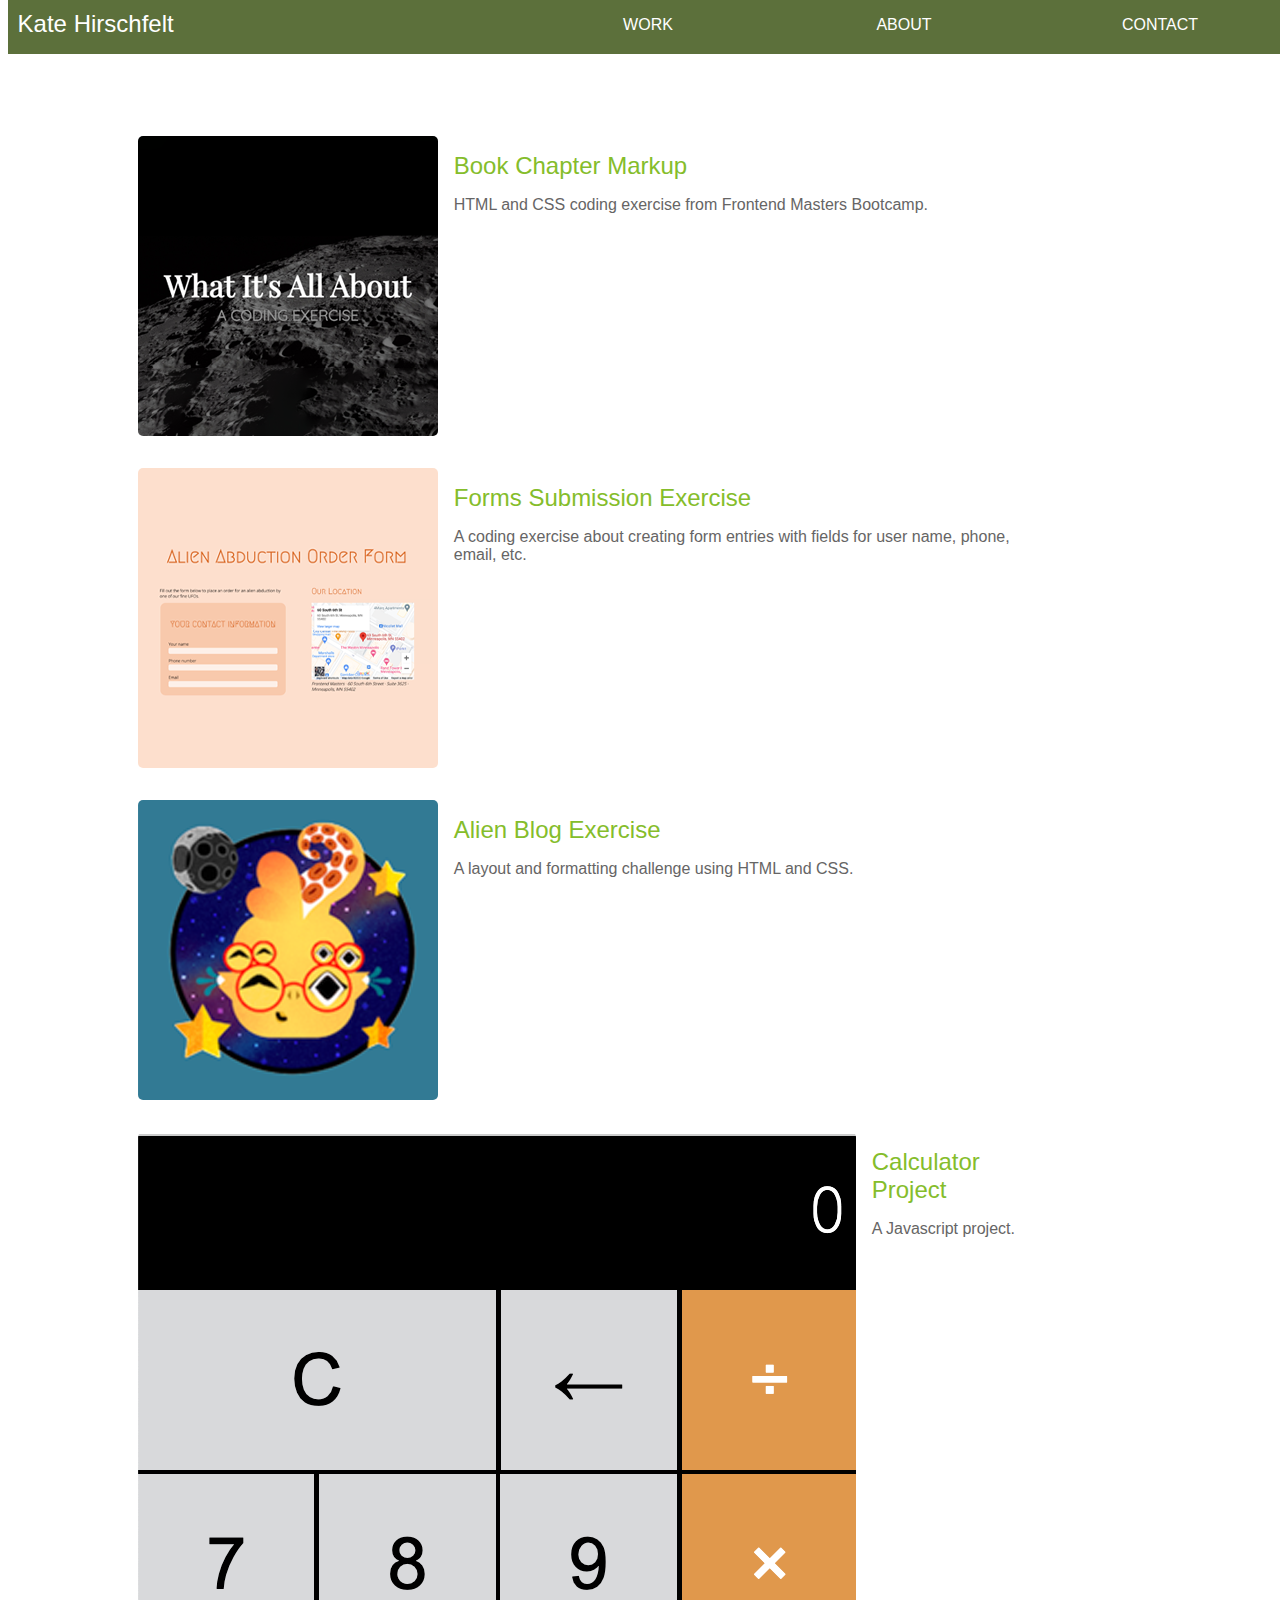
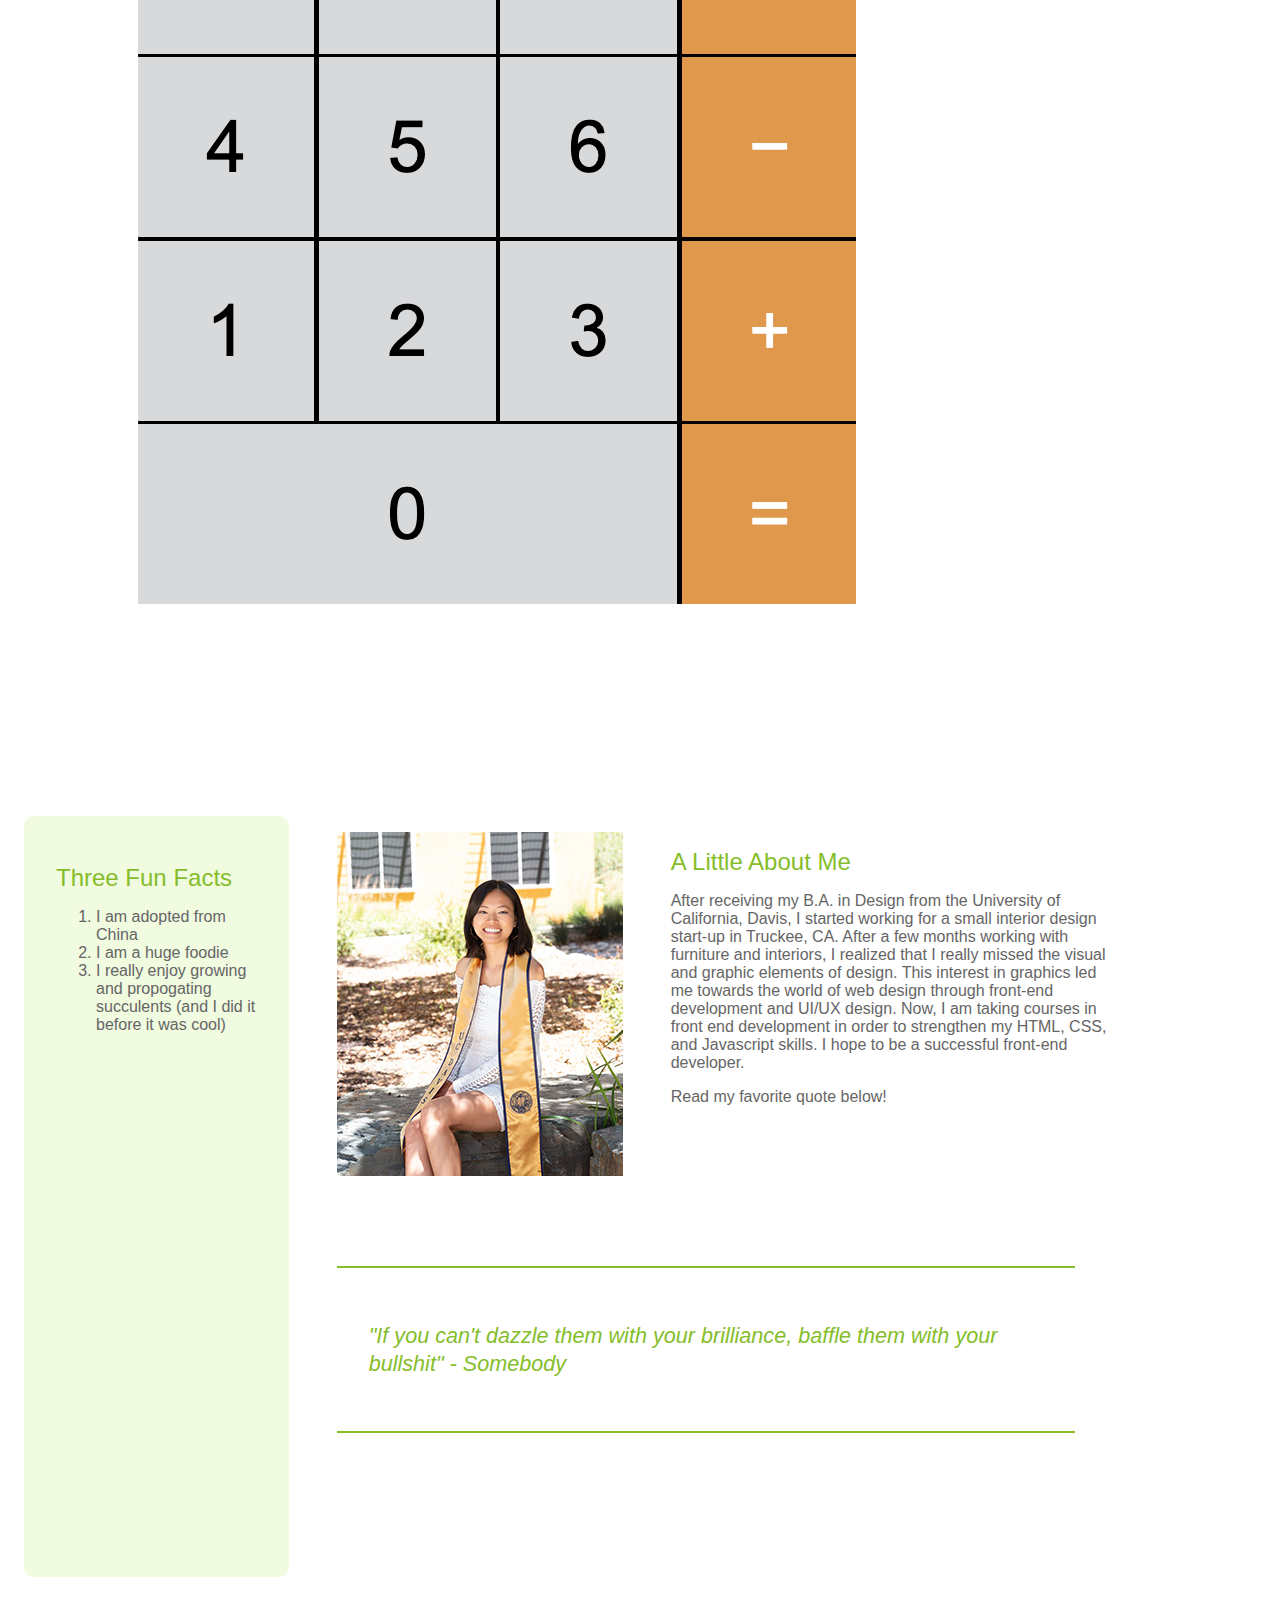
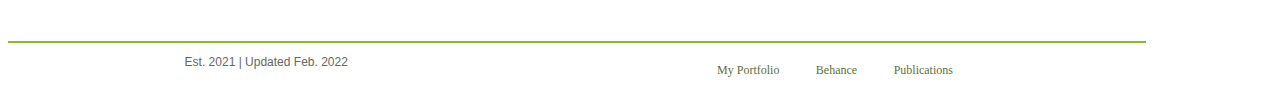
<file: index.html>
<!DOCTYPE html>
<html lang="en">
<head>
    <meta charset="UTF-8">
    <meta name="viewport" content="width=device-width, initial-scale=1.0">
    <meta http-equiv="X-UA-Compatible" content="ie=edge">
    <link href="/styles.css" rel="stylesheet">
    <title>All About Kate!</title>
</head>
<body>


  <header class="sticky"> 
    <nav >
      <ul>
        <li><a href="index.html">WORK</a></li>
        <li><a href="#about">ABOUT</a></li>
        <li><a href="/contact.html">CONTACT</a></li>
      </ul>
    </nav>
    <h1 class="name">Kate Hirschfelt</h1>
  </header>

<div class = "wrapper"> 

  <article class="projects">

    <div>
      <a href="/Day 2 Book Chapter/bookchapter.html"><img src="/Day 2 Book Chapter/images/book.png" width="300px" height="300px"></a>
      <h1>Book Chapter Markup</h1>
      <p>HTML and CSS coding exercise from Frontend Masters Bootcamp.</p>
  </div>

  <div>
    <a href="/Day 3 Forms/4-forms/begin/forms.html"><img src="/Day 3 Forms/4-forms/begin/img/abduction.png" width="300px" height="300px"></a>
    <h1>Forms Submission Exercise</h1>
    <p>A coding exercise about creating form entries with fields for user name, phone, email, etc.</p>
  </div>

  <div>
    <a href="/Blog Challenge/blog.html"><img src="/Blog Challenge/images/alien.png" width="300px" height="300px"></a>
    <h1>Alien Blog Exercise</h1>
    <p>A layout and formatting challenge using HTML and CSS.</p>
  </div>

  <div>
    <a href="calculator/calculator.html"><img src="/images/calculator.png"></a>
    <h1>Calculator Project</h1>
    <p>A Javascript project.</p>
  </div>

  </article>

  <a id="about"></a>
  <div class="about">
    <aside class="facts">
      <h1>Three Fun Facts</h1>

        <ol>
          <li>I am adopted from China</li>
          <li>I am a huge foodie</li>
          <li>I really enjoy growing and propogating succulents (and I did it before it was cool)</li>
        </ol>

      </aside>

    <section class="middle">
          <img src="/images/portrait.jpg" alt="picture of Kate">

          <h1>A Little About Me</h1>
            <p>
              After receiving my B.A. in Design from the University of California, Davis, I started working for a small interior design start-up in Truckee, CA. After a few months working with furniture and interiors, I realized that I really missed the visual and graphic elements of design. This interest in graphics led me towards the world of web design through front-end development and UI/UX design. Now, I am taking courses in front end development in order to strengthen my HTML, CSS, and Javascript skills. I hope to be a successful front-end developer. 
            </p>
            <p>
              Read my favorite quote below! 
            </p>

          <blockquote>
            <p>
                "If you can't dazzle them with your brilliance, baffle them with your bullshit" 
                - <cite>Somebody</cite>
            </p>
          </blockquote>

    </section> 

  </div>

  <footer>
    <p>
      Est. 2021 | Updated Feb. 2022
    </p>
    <section>
      <a href="https://khirschfelt.myportfolio.com/" target = "_blank">My Portfolio</a>
      <a href="https://www.behance.net/khirschfeldf58?tracking_source=search_users%7Ckate%20hirschfelt" target="_blank">Behance</a>
      <a href="https://escholarship.org/uc/item/1484f46j" target="_blank">Publications</a>
    </section>
  </footer>
</div> 
</body>
</html>
</file>
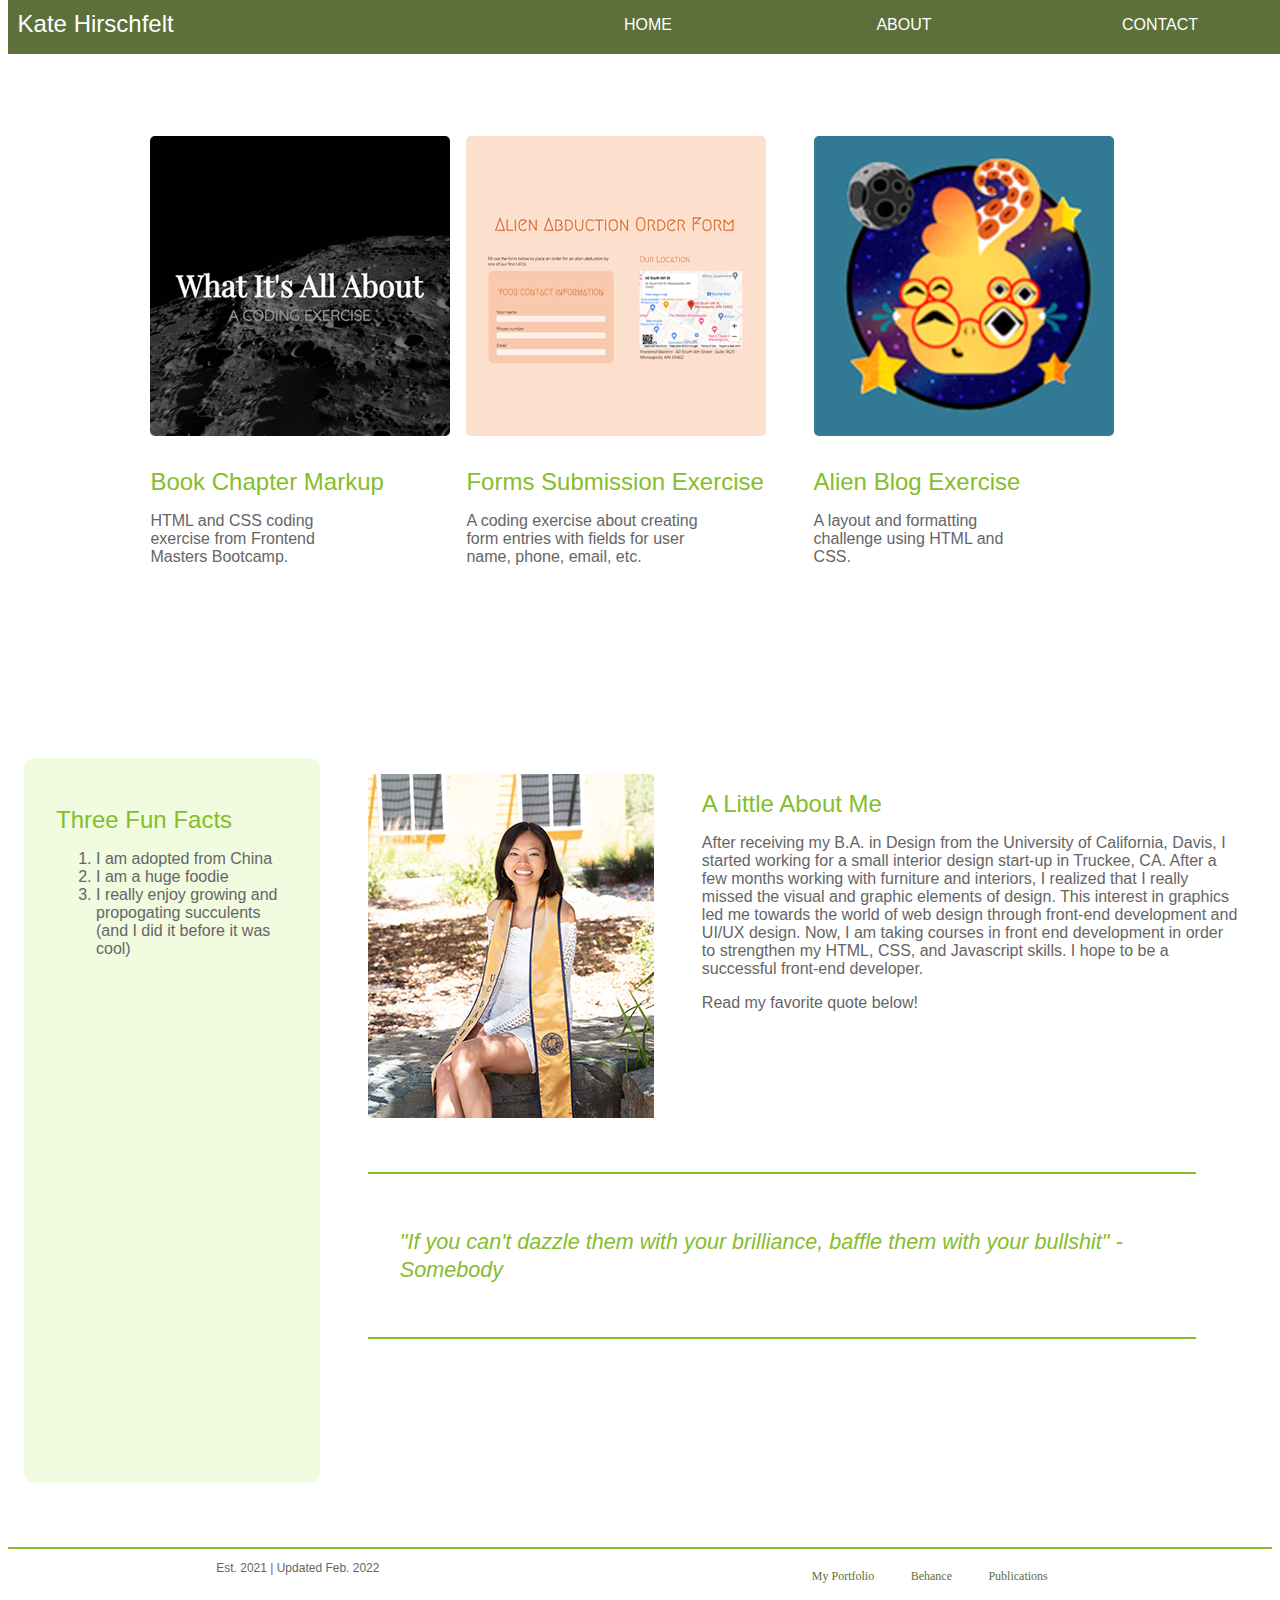
<file: Portfolio/index.html>
<!DOCTYPE html>
<html lang="en">
<head>
    <meta charset="UTF-8">
    <meta name="viewport" content="width=device-width, initial-scale=1.0">
    <meta http-equiv="X-UA-Compatible" content="ie=edge">
    <link href="css/styles.css" rel="stylesheet">
    <title>All About Kate!</title>
</head>
<body>

<header class="sticky"> 
  <nav >
    <ul>
      <li><a href="index.html">HOME</a></li>
      <li><a href="#about">ABOUT</a></li>
      <li><a href="contact.html">CONTACT</a></li>
    </ul>
  </nav>
  <h1 class="name">Kate Hirschfelt</h1>
</header>

<article class="projects">

  <div>
    <a href="../Day 2 Book Chapter/bookchapter.html"><img src="images/book.png" width="300px" height="300px"></a>
    <h1>Book Chapter Markup</h1>
    <p>HTML and CSS coding exercise from Frontend Masters Bootcamp.</p>
</div>

<div>
  <a href="../Day 3 Forms/4-forms/begin/forms.html"><img src="images/abduction.png" width="300px" height="300px"></a>
  <h1>Forms Submission Exercise</h1>
  <p>A coding exercise about creating form entries with fields for user name, phone, email, etc.</p>
</div>

<div>
  <a href="../Blog Challenge/blog.html"><img src="images/alien.png" width="300px" height="300px"></a>
  <h1>Alien Blog Exercise</h1>
  <p>A layout and formatting challenge using HTML and CSS.</p>
</div>

</article>


</div>

<a id="about"></a>
<div class="about">
  <aside class="facts">
    <h1>Three Fun Facts</h1>

      <ol>
        <li>I am adopted from China</li>
        <li>I am a huge foodie</li>
        <li>I really enjoy growing and propogating succulents (and I did it before it was cool)</li>
      </ol>

    </aside>

  <section class="middle">
        <img src="images/portrait.jpg" alt="picture of Kate">

        <h1>A Little About Me</h1>
          <p>
            After receiving my B.A. in Design from the University of California, Davis, I started working for a small interior design start-up in Truckee, CA. After a few months working with furniture and interiors, I realized that I really missed the visual and graphic elements of design. This interest in graphics led me towards the world of web design through front-end development and UI/UX design. Now, I am taking courses in front end development in order to strengthen my HTML, CSS, and Javascript skills. I hope to be a successful front-end developer. 
          </p>
          <p>
            Read my favorite quote below! 
          </p>

         <blockquote>
          <p>
              "If you can't dazzle them with your brilliance, baffle them with your bullshit" 
              - <cite>Somebody</cite>
          </p>
        </blockquote>

  </section> 

</div>

<footer>
  <p>
    Est. 2021 | Updated Feb. 2022
  </p>
  <section>
    <a href="https://khirschfelt.myportfolio.com/" target = "_blank">My Portfolio</a>
    <a href="https://www.behance.net/khirschfeldf58?tracking_source=search_users%7Ckate%20hirschfelt" target="_blank">Behance</a>
    <a href="https://escholarship.org/uc/item/1484f46j" target="_blank">Publications</a>
  </section>
</footer>

</body>
</html>
</file>
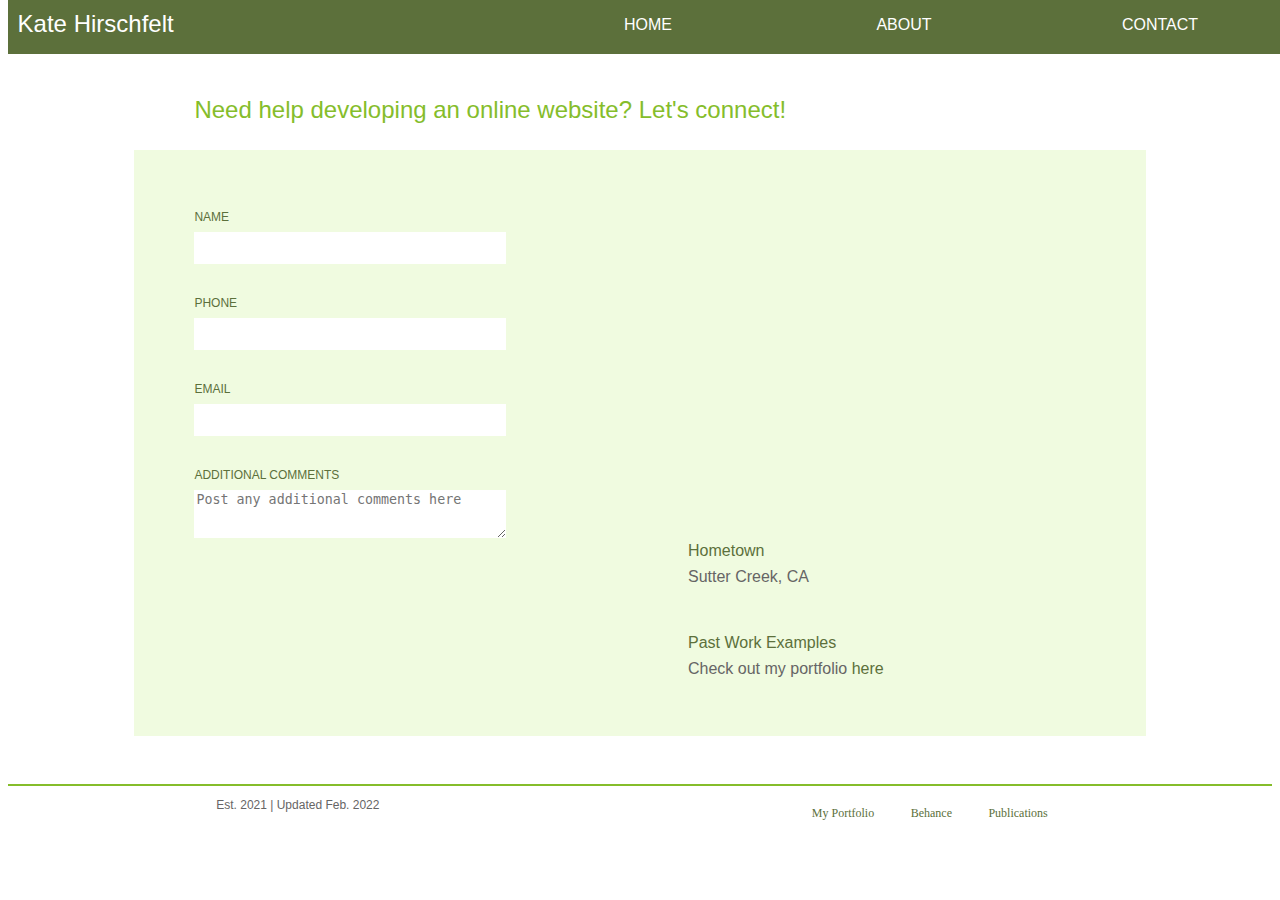
<file: contact.html>
<!DOCTYPE html>
<html lang="en">
<head>
    <meta charset="UTF-8">
    <meta http-equiv="X-UA-Compatible" content="IE=edge">
    <meta name="viewport" content="width=device-width, initial-scale=1.0">
    <link href="/styles.css" rel="stylesheet">
    <title>Contact</title>
</head>
<body>

    <header class="sticky"> 
        <nav>
          <ul>
            <li><a href="index.html">HOME</a></li>
            <li><a href="https://khirschfelt.github.io/index.html#about">ABOUT</a></li>
            <li><a href="#">CONTACT</a></li>
          </ul>
        </nav>
        <h1 class="name">Kate Hirschfelt</h1>
      </header>

 <div>
     <form>
         <fieldset>
             <legend>Need help developing an online website? Let's connect!</legend>

             <section>
                <label for="name">Name</label>
                <input id="name" type="text" name="name">

                <label for="phone">Phone</label>
                <input id="phone" type="tel" name="phone">

                <label for="email">Email</label>
                <input id="email" type="email" name="email"> 

                <label for="comments">Additional Comments</label>
                <textarea id="comments" name="comments" placeholder="Post any additional comments here"></textarea>
             </section>

             <section>
                <iframe class="maps" src="https://www.google.com/maps/embed?pb=!1m18!1m12!1m3!1d50041.34729973605!2d-120.84767001965302!3d38.38173919112526!2m3!1f0!2f0!3f0!3m2!1i1024!2i768!4f13.1!3m3!1m2!1s0x809a7b5f83b39fc1%3A0xc752b6d45f199598!2sSutter%20Creek%2C%20CA!5e0!3m2!1sen!2sus!4v1644965899801!5m2!1sen!2sus" width="400" height="300" style="border:0;" allowfullscreen="" loading="lazy"></iframe>
                <h2>Hometown</h2>
                <p>Sutter Creek, CA</p>
                <h2>Past Work Examples</h2>
                <p>Check out my portfolio <a href="https://khirschfelt.myportfolio.com/work" target="_blank">here</a></p>
             </section>
             
         </fieldset>
     </form> 
</div> 

<footer>
    <p>
      Est. 2021 | Updated Feb. 2022
    </p>
    <section>
      <a href="https://khirschfelt.myportfolio.com/" target ="_blank">My Portfolio</a>
      <a href="https://www.behance.net/khirschfeldf58?tracking_source=search_users%7Ckate%20hirschfelt" target ="_blank">Behance</a>
      <a href="https://escholarship.org/uc/item/1484f46j" target="_blank">Publications</a>
    </section>
  </footer>

</body>
</html>
</file>
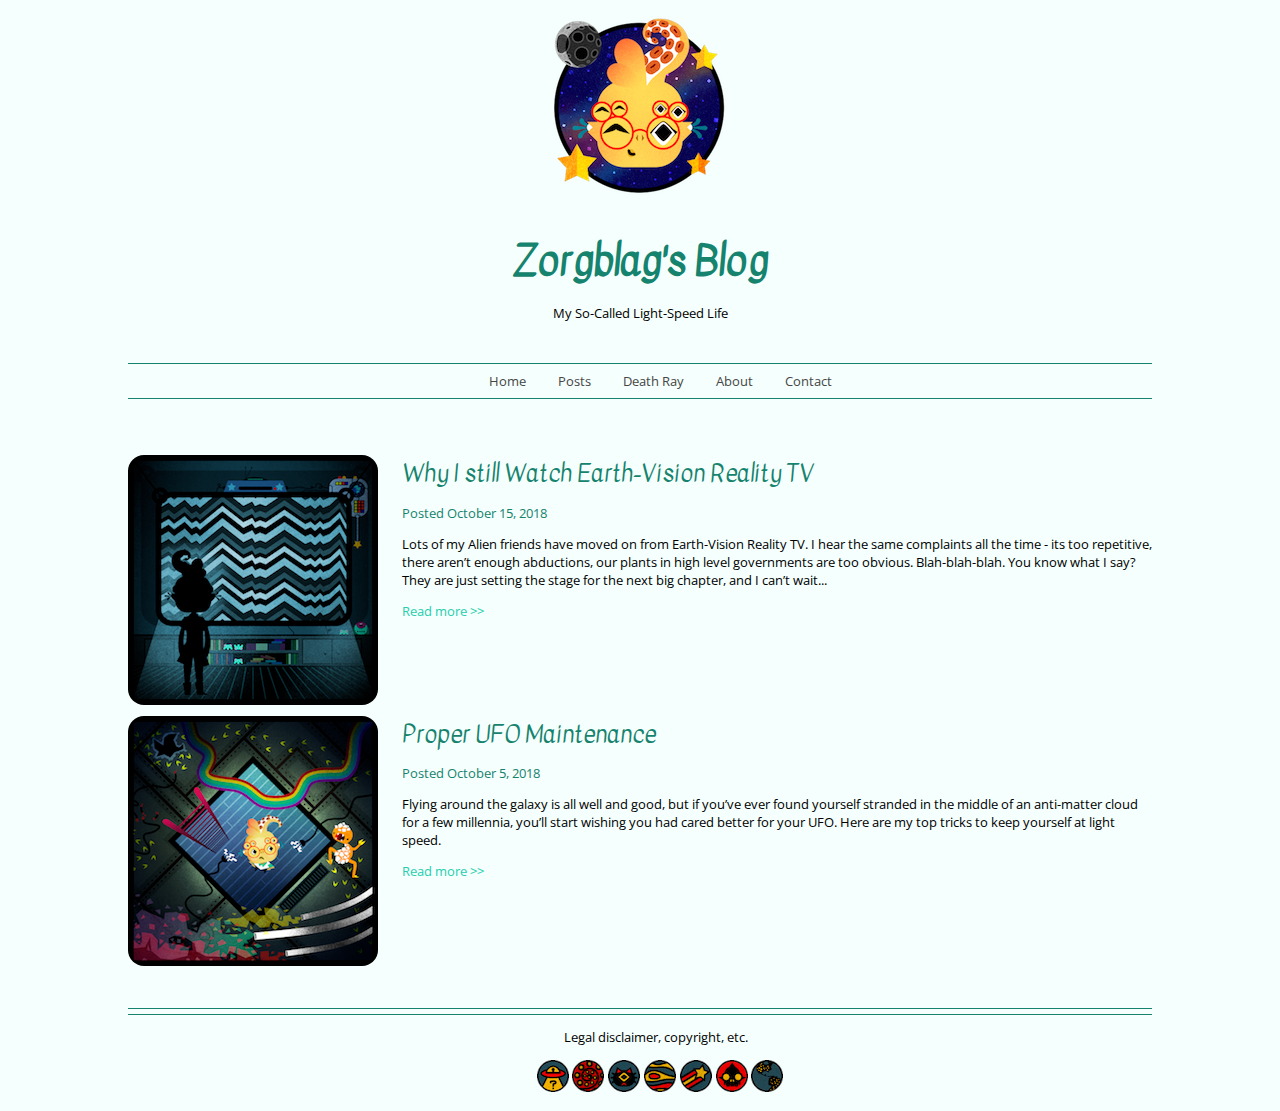
<file: Blog Challenge/blog.html>
<!DOCTYPE html>
<html lang="en">
<head>
	<meta charset="UTF-8">
	<title>Alien Blog</title>
	 <link href="https://fonts.googleapis.com/css?family=Kavivanar|Open+Sans" rel="stylesheet"> 
	 <link href="css/styles.css" rel="stylesheet">
</head>
<body>
	<div class="wrapper">
		<header>
			<a href="/"><img src="images/logo.png" alt="Zorgblag's Blog. Click for home. "></a>
			<h1><strong>Zorgblag's Blog</strong></h1>
			<p>My So-Called Light-Speed Life</p>
				
		</header>
		<nav>
			<ul>
				<li><a href="#">Home</a></li>
				<li><a href="#">Posts</a></li>
				<li><a href="#">Death Ray</a></li>
				<li><a href="#">About</a></li>
				<li><a href="#">Contact</a></li>
			</ul>
		</nav>
		<section>
			<article>
				<img class="floats" src="images/blog1.png" alt="Earth-Vision Reality TV. ">
				<div class="junk">
					<h2>Why I still Watch Earth-Vision Reality TV</h2>
					<p class="posted">Posted October 15, 2018</p>
					<p>Lots of my Alien friends have moved on from Earth-Vision Reality TV. I hear the same complaints all the time - its too repetitive, there aren’t enough abductions, our plants in high level governments are too obvious. Blah-blah-blah. You know what I say? They are just setting the stage for the next big chapter, and I can’t wait...</p>
					<p><a href="blog1.html">Read more >> </a></p>
				</div>
			</article>
			<article >
				<img class="floats" src="images/blog2.png" alt="Proper UFO Maintenance.">
				<h2>Proper UFO Maintenance</h2>
				<p class="posted">Posted October 5, 2018</p>
				<p>Flying around the galaxy is all well and good, but if you’ve ever found yourself stranded in the middle of an anti-matter cloud for a few millennia, you’ll start wishing you had cared better for your UFO. Here are my top tricks to keep yourself at light speed.</p>
				<p><a href="blog2.html">Read more >> </a></p>
			</article>
		</section>
		
		<footer>
			<p>Legal disclaimer, copyright, etc.</p>
			<ul>
				<li><a href="#"><img src="images/icon1.png" alt="Social Media 1."></a></li>
				<li><a href="#"><img src="images/icon2.png" alt="Social Media 2."></a></li>
				<li><a href="#"><img src="images/icon3.png" alt="Social Media 3."></a></li>
				<li><a href="#"><img src="images/icon4.png" alt="Social Media 4."></a></li>
				<li><a href="#"><img src="images/icon5.png" alt="Social Media 5."></a></li>
				<li><a href="#"><img src="images/icon6.png" alt="Social Media 6."></a></li>
				<li><a href="#"><img src="images/icon7.png" alt="Social Media 7."></a></li>
			</ul>
		</footer>
	</div>
</body>
</html>
</file>
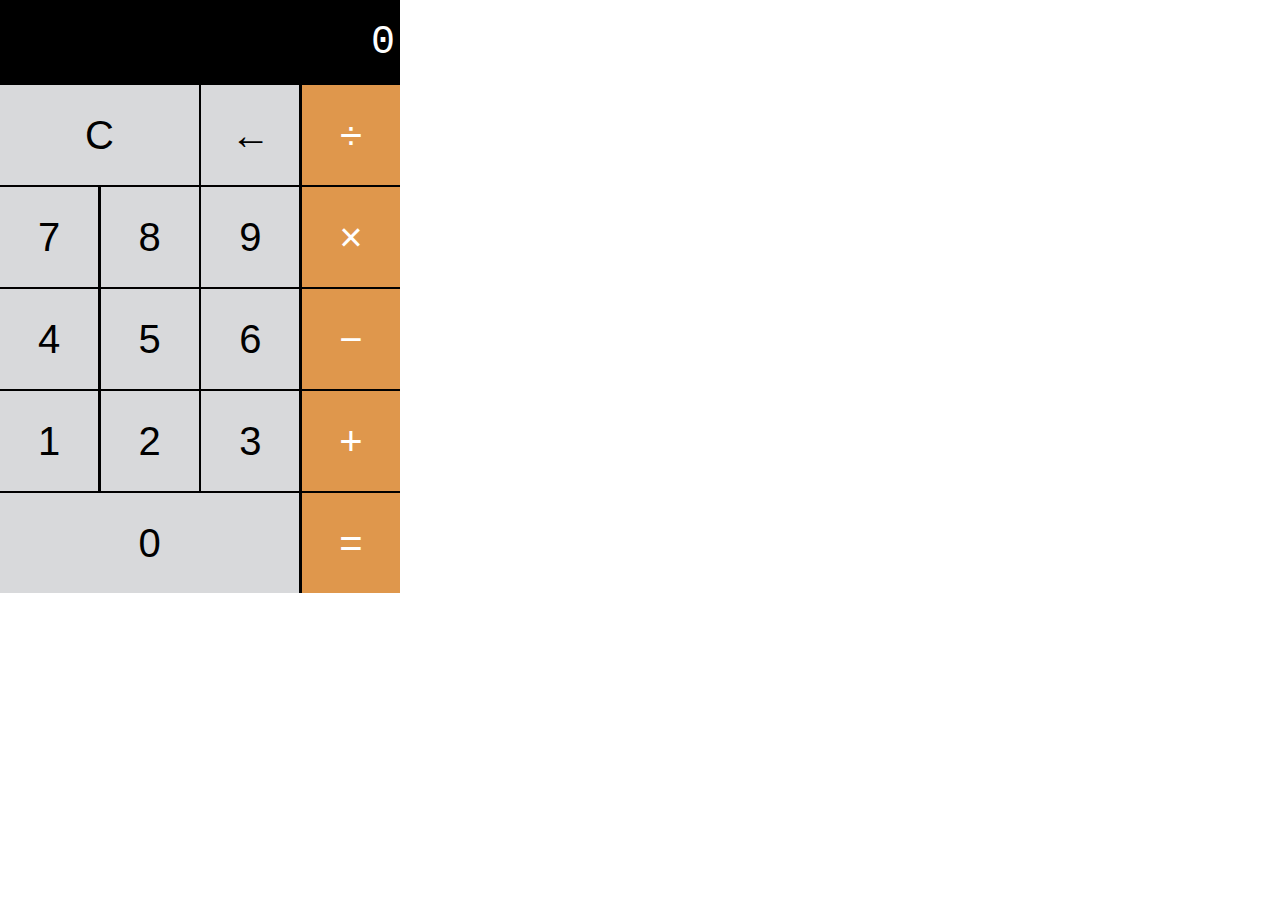
<file: calculator/calculator.html>
<!DOCTYPE html>
<html lang="en">
<head>
    <meta charset="UTF-8">
    <title>Calculator</title>
    <link rel="stylesheet" href="css/calculator.css">
</head>
<body>
    <div class="wrapper">
        <section class="screen">
            0
        </section>
    
        <section class="calc-buttons">
            <div class="calc-button-row">
                <button class="calc-button double">C</button>
                <button class="calc-button">&larr;</button>
                <button class="calc-button">&divide;</button>
            </div>
            <!-- make multiple classes by adding a space in class="name1 name 2" -->
            <div class="calc-button-row">
                <button class="calc-button">7</button>
                <button class="calc-button">8</button>
                <button class="calc-button">9</button>
                <button class="calc-button">&times;</button>
            </div>
            <div class="calc-button-row">
                <button class="calc-button">4</button>
                <button class="calc-button">5</button>
                <button class="calc-button">6</button>
                <button class="calc-button">&minus;</button>
            </div>
            <div class="calc-button-row">
                <button class="calc-button">1</button>
                <button class="calc-button">2</button>
                <button class="calc-button">3</button>
                <button class="calc-button">&plus;</button>
            </div>
            <div class="calc-button-row">
                <button class="calc-button triple">0</button>
                <button class="calc-button">&equals;</button>
            </div>
        </section>
    </div>
    <script src="./calculator.js"></script>
</body>
</html>
</file>
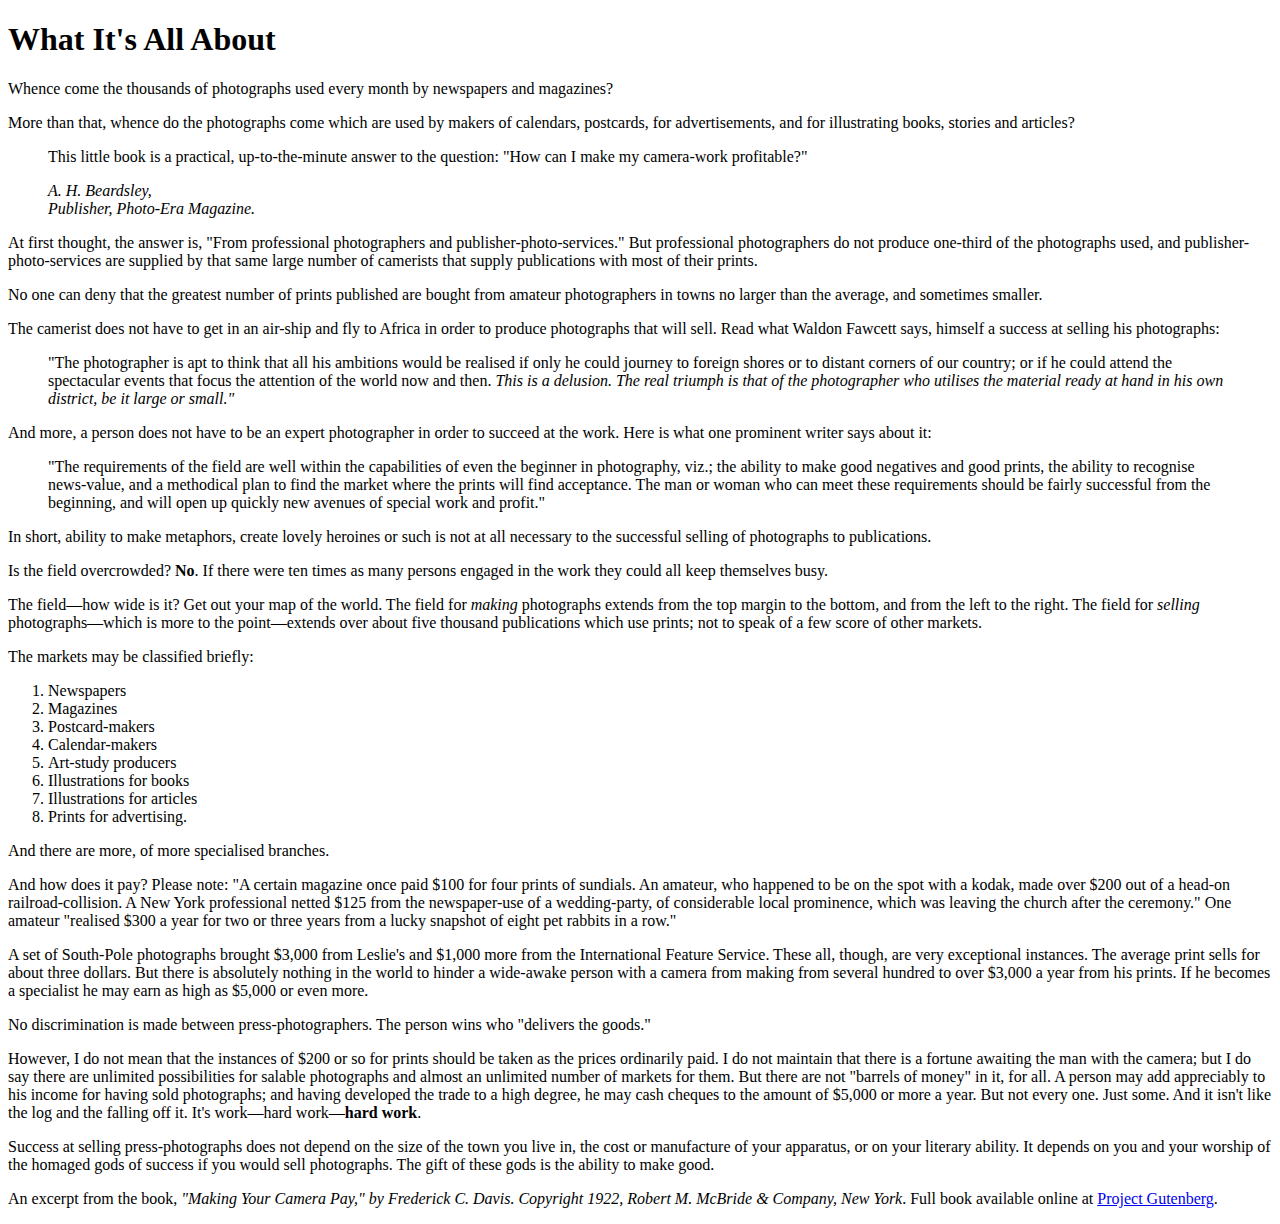
<file: Day 1 Coding Bootcamp/bookmarkup.html>
<!DOCTYPE html>
<html lang="en">
<head>
    <meta charset="UTF-8">
    <meta name="viewport" content="width=device-width, initial-scale=1.0">
    <meta http-equiv="X-UA-Compatible" content="ie=edge">
    <title>Markup A Book Chapter</title>
</head>
<body>
    
    <h1>What It's All About</h1>

    <p>Whence come the thousands of photographs used every month by newspapers and magazines? </p>

    <p>More than that, whence do the photographs come which are used by makers of calendars, postcards, for advertisements, and for illustrating books, stories and articles?</p>

    <Blockquote>
       <p>This little book is a practical, up-to-the-minute answer to the question: "How can I make my camera-work profitable?"</p>

    <cite>A. H. Beardsley, <br>
        Publisher, Photo-Era Magazine.
    </cite> 
    </Blockquote>
    

    <p>At first thought, the answer is, "From professional photographers and publisher-photo-services." But professional photographers do not produce one-third of the photographs used, and publisher-photo-services are supplied by that same large number of camerists that supply publications with most of their prints.</p>

    <p>No one can deny that the greatest number of prints published are bought from amateur photographers in towns no larger than the average, and sometimes smaller.</p>

    <p>The camerist does not have to get in an air-ship and fly to Africa in order to produce photographs that will sell. Read what Waldon Fawcett says, himself a success at selling his photographs:</p>
        
    <blockquote>
         <p>
             "The photographer is apt to think that all his ambitions would be realised if only he could journey to foreign shores or to distant corners of our country; or if he could attend the spectacular events that focus the attention of the world now and then. <em>This is a delusion. The real triumph is that of the photographer who utilises the material ready at hand in his own district, be it large or small."</em>
         </p>
    </blockquote>    
        
    <p>And more, a person does not have to be an expert photographer in order to succeed at the work. Here is what one prominent writer says about it:</p>
        
        
    <blockquote>
      <p>"The requirements of the field are well within the capabilities of even the beginner in photography, viz.; the ability to make good negatives and good prints, the ability to recognise news-value, and a methodical plan to find the market where the prints will find acceptance. The man or woman who can meet these requirements should be fairly successful from the beginning, and will open up quickly new avenues of special work and profit."
        </p>
        
    </blockquote>
        
    <p>
        In short, ability to make metaphors, create lovely heroines or such is not at all necessary to the successful selling of photographs to publications.
        
    </p>

    <p>
         Is the field overcrowded? <strong>No</strong>. If there were ten times as many persons engaged in the work they could all keep themselves busy.
    </p>
    
    <p>
        The field—how wide is it? Get out your map of the world. The field for <em>making</em> photographs extends from the top margin to the bottom, and from the left to the right. The field for <em>selling </em> photographs—which is more to the point—extends over about five thousand publications which use prints; not to speak of a few score of other markets.
    </p>
        
        <p>The markets may be classified briefly:</p>

        <ol>
            <li>Newspapers</li>
            <li>Magazines</li>
            <li>Postcard-makers</li>
            <li>Calendar-makers</li>
            <li>Art-study producers</li>
            <li>Illustrations for books</li>
            <li>Illustrations for articles</li>
            <li>Prints for advertising.</li>
        </ol>

    <p>And there are more, of more specialised branches.</p>
    
    <p>
        And how does it pay? Please note: "A certain magazine once paid $100 for four prints of sundials. An amateur, who happened to be on the spot with a kodak, made over $200 out of a head-on railroad-collision. A New York professional netted $125 from the newspaper-use of a wedding-party, of considerable local prominence, which was leaving the church after the ceremony." One amateur "realised $300 a year for two or three years from a lucky snapshot of eight pet rabbits in a row."
    </p>

    <p>
        A set of South-Pole photographs brought $3,000 from Leslie's and $1,000 more from the International Feature Service. These all, though, are very exceptional instances. The average print sells for about three dollars. But there is absolutely nothing in the world to hinder a wide-awake person with a camera from making from several hundred to over $3,000 a year from his prints. If he becomes a specialist he may earn as high as $5,000 or even more.
    </p>
        
    <p>
             No discrimination is made between press-photographers. The person wins who "delivers the goods."
    </p>
        
    <p>
        However, I do not mean that the instances of $200 or so for prints should be taken as the prices ordinarily paid. I do not maintain that there is a fortune awaiting the man with the camera; but I do say there are unlimited possibilities for salable photographs and almost an unlimited number of markets for them. But there are not "barrels of money" in it, for all. A person may add appreciably to his income for having sold photographs; and having developed the trade to a high degree, he may cash cheques to the amount of $5,000 or more a year. But not every one. Just some. And it isn't like the log and the falling off it. It's work—hard work—<strong>hard work</strong>.
    </p>
       
    <p>
        Success at selling press-photographs does not depend on the size of the town you live in, the cost or manufacture of your apparatus, or on your literary ability. It depends on you and your worship of the homaged gods of success if you would sell photographs. The gift of these gods is the ability to make good.
    </p>
        
<footer>
     <p>
        An excerpt from the book, <cite>"Making Your Camera Pay," by Frederick C. Davis. Copyright 1922, Robert M. McBride & Company, New York</cite>. Full book available online at <a href ="https://www.gutenberg.org/files/35709/35709-h/35709-h.htm" target="_blank"> Project Gutenberg</a>.
    </p> 
</footer>
  
</body>
</html>
</file>
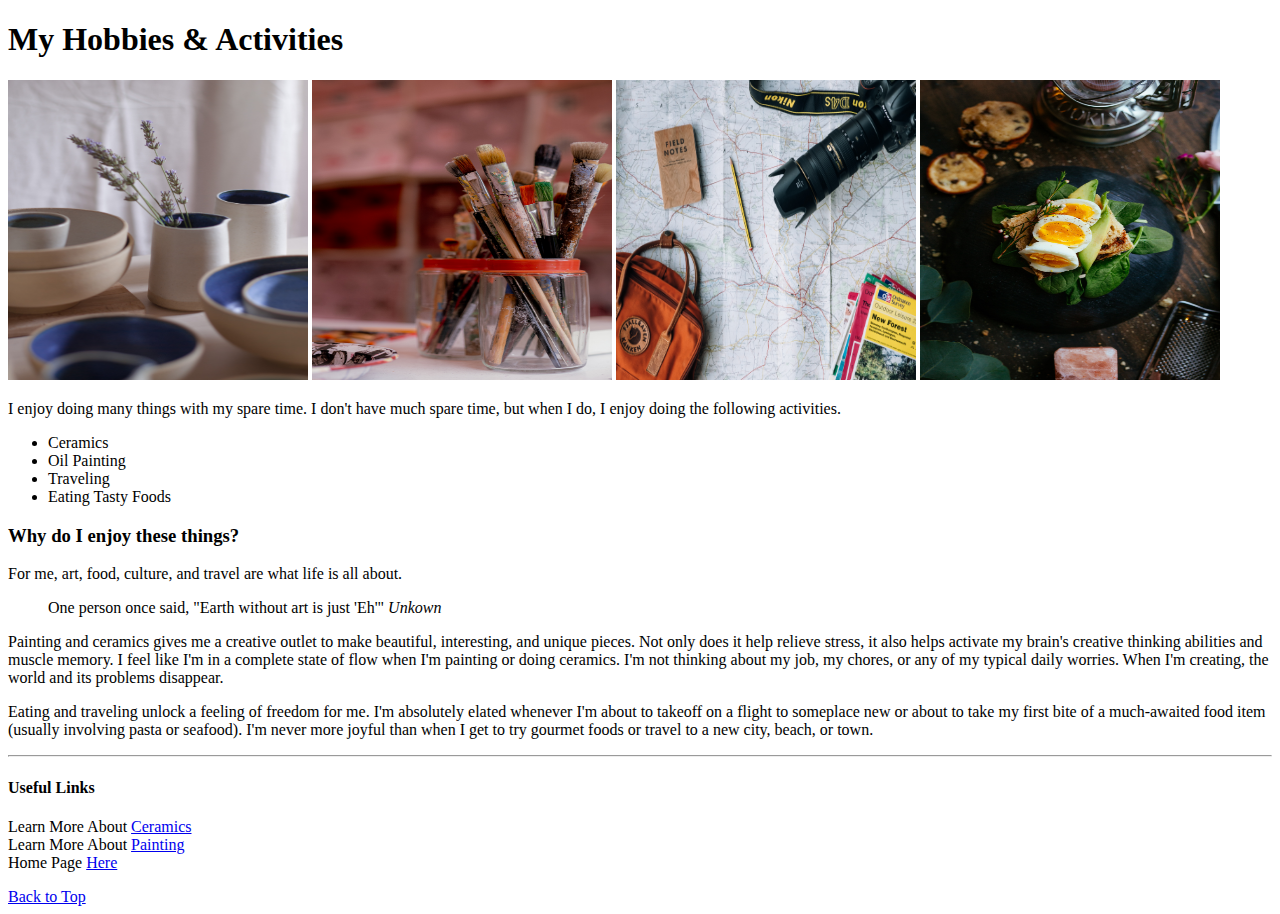
<file: Day 1 Coding Bootcamp/hobbies.html>
<!DOCTYPE html>
<html lang="en">
<head>
    <meta charset="UTF-8">
    <meta name="viewport" content="width=device-width, initial-scale=1.0">
    <meta http-equiv="X-UA-Compatible" content="ie=edge">
    <title>My Hobbies & Activities</title>
</head>

<!-- 

Links to websites describing your hobby, or where hobbyists discuss what they do

If you manage to get as far as creating both web pages, link them together with a navigation bar. -->

<body>
        <h1>My Hobbies & Activities</h1>
        <a id="top"></a>

        <img src="images/ceramics.jpg" alt="ceramics pottery" title="ceramics pottery" width="300" height ="300">
        <img src="images/paint.jpg" alt="paint brushes" title="paint brushes in cup" width="300" height="300">
        <img src="images/travel.jpg" alt="map, bag, travel equipment" title="travel stuff" width="300" height="300">
        <img src="images/food.jpg" alt="Yummy Food" title="food" width="300" height="300">

        <p>I enjoy doing many things with my spare time. I don't have much spare time, but when I do, I enjoy doing the following activities. </p>
        <ul>
            <li>Ceramics</li>
            <li>Oil Painting</li>
            <li>Traveling</li>
            <li>Eating Tasty Foods</li>
        </ul>

        <h3>Why do I enjoy these things?</h3>

        <p>
            For me, art, food, culture, and travel are what life is all about.
        </p>

        <blockquote>
            <p>
                One person once said, "Earth without art is just 'Eh'" 
                <cite>Unkown</cite>
            </p>
        </blockquote>

        <p>
            Painting and ceramics gives me a creative outlet to make beautiful, interesting, and unique pieces. Not only does it help relieve stress, it also helps activate my brain's creative thinking abilities and muscle memory. I feel like I'm in a complete state of flow when I'm painting or doing ceramics. I'm not thinking about my job, my chores, or any of my typical daily worries. When I'm creating, the world and its problems disappear. 
        </p>

        <p>
            Eating and traveling unlock a feeling of freedom for me. I'm absolutely elated whenever I'm about to takeoff on a flight to someplace new or about to take my first bite of a much-awaited food item (usually involving pasta or seafood). I'm never more joyful than when I get to try gourmet foods or travel to a new city, beach, or town. 
        </p>

        <hr> 
        <!-- <hr> is a horizontal rule -->

        <h4>Useful Links</h4>
        <p>
            Learn More About <a href="https://www.thecrucible.org/guides/ceramics/" target="_blank">Ceramics</a> <br>
            Learn More About <a href="https://www.britannica.com/art/painting" target="_blank">Painting</a> <br>
            Home Page <a href="index.html">Here</a>
        </p>

        <a href="#top">Back to Top</a>
</body>
</html>
</file>
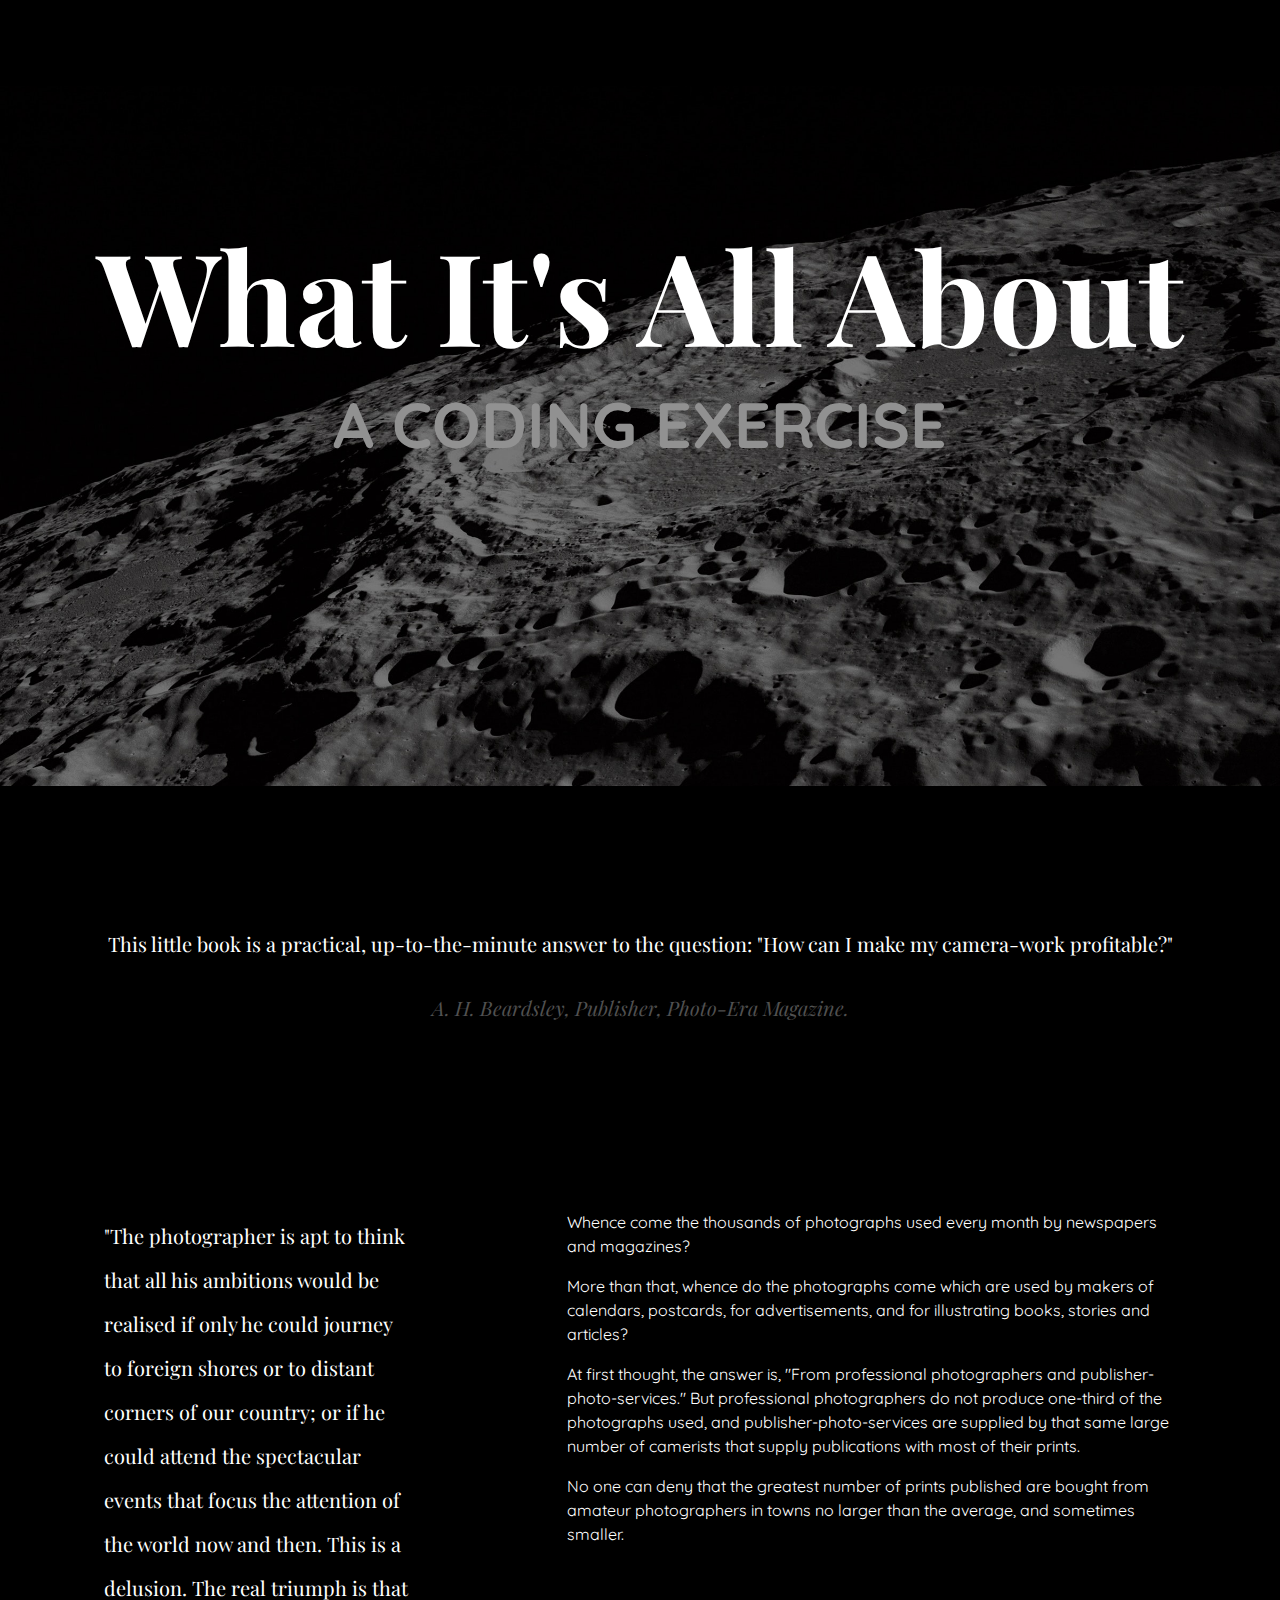
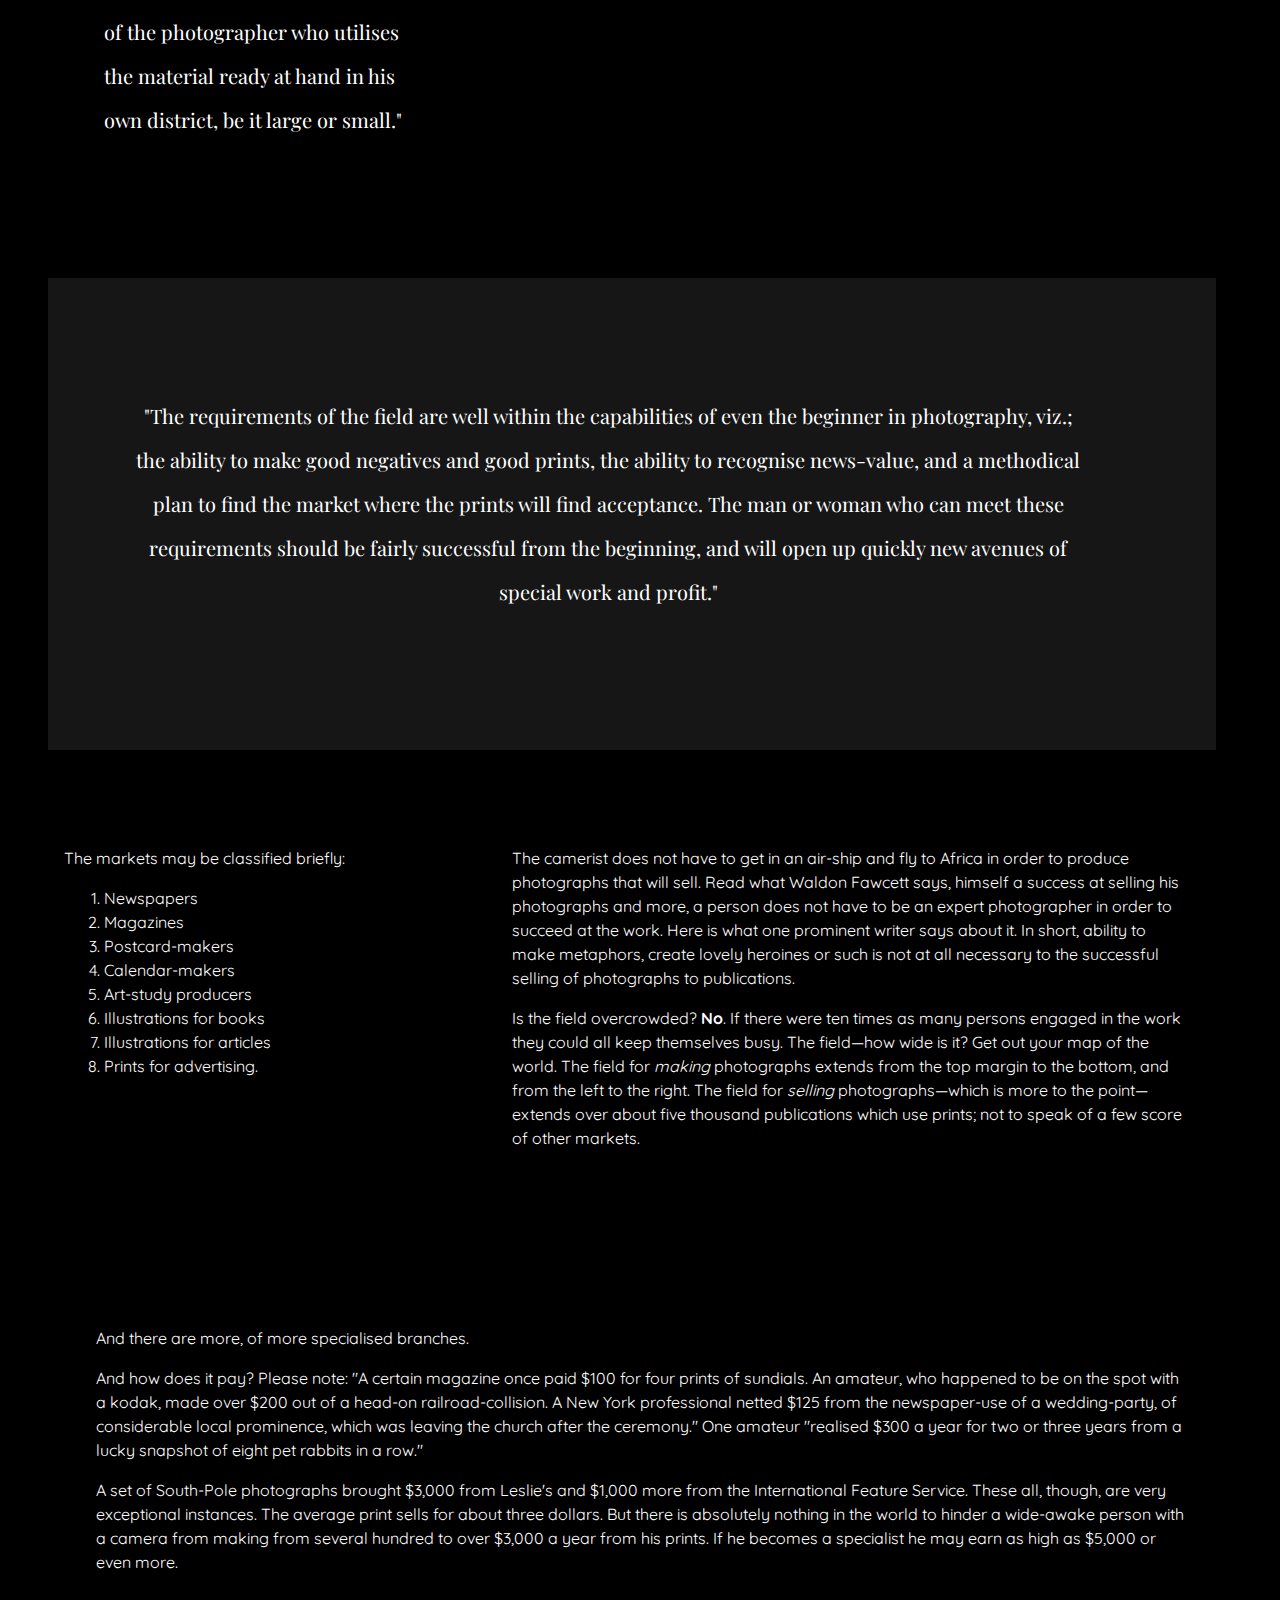
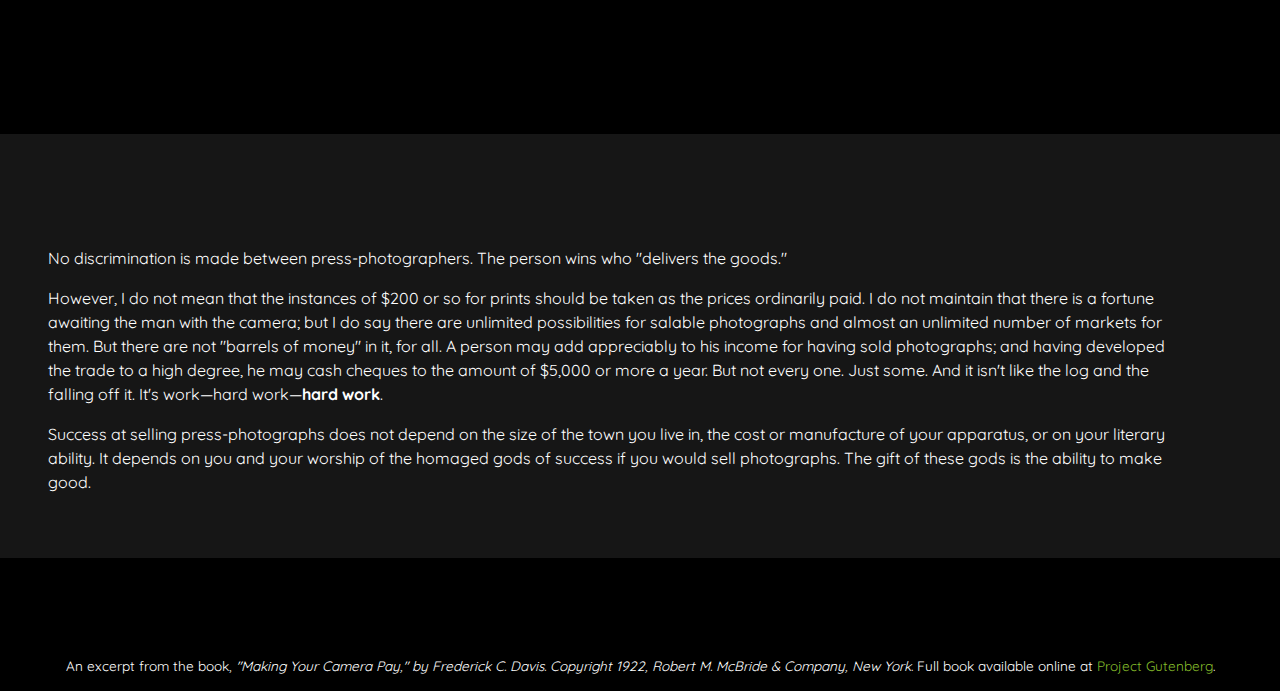
<file: Day 2 Book Chapter/bookchapter.html>
<!DOCTYPE html>
<html lang="en">
<head>
    <meta charset="UTF-8">
    <meta name="viewport" content="width=device-width, initial-scale=1.0">
    <meta http-equiv="X-UA-Compatible" content="ie=edge">
    <link href="css/stylebook.css" rel="stylesheet"/>
    <link rel="preconnect" href="https://fonts.googleapis.com">
    <link rel="preconnect" href="https://fonts.gstatic.com" crossorigin>
    <link href="https://fonts.googleapis.com/css2?family=Quicksand&display=swap" rel="stylesheet">
    <link rel="preconnect" href="https://fonts.googleapis.com">
    <link href="https://fonts.googleapis.com/css2?family=Playfair+Display&family=Quicksand&display=swap" rel="stylesheet">
    <title>Markup A Book Chapter</title>
</head>
<body>
    <div class="header"> 
       <h1>What It's All About</h1> 
       <h2>A CODING EXERCISE</h2>
    </div>

    <Blockquote class="top-quote">
        <p>This little book is a practical, up-to-the-minute answer to the question: "How can I make my camera-work profitable?"</p>

        <cite>A. H. Beardsley, Publisher, Photo-Era Magazine.
        </cite> 
    </Blockquote>  

    <div class="wrapper1">

        <aside class="quotes">

            <blockquote>
                <p>
                    "The photographer is apt to think that all his ambitions would be realised if only he could journey to foreign shores or to distant corners of our country; or if he could attend the spectacular events that focus the attention of the world now and then. This is a delusion. The real triumph is that of the photographer who utilises the material ready at hand in his own district, be it large or small."
                </p>
            </blockquote>    
                

        </aside>   

    <section class="right-block">

        <p>Whence come the thousands of photographs used every month by newspapers and magazines? </p>
        <p>More than that, whence do the photographs come which are used by makers of calendars, postcards, for advertisements, and for illustrating books, stories and articles?</p>

        <p>At first thought, the answer is, "From professional photographers and publisher-photo-services." But professional photographers do not produce one-third of the photographs used, and publisher-photo-services are supplied by that same large number of camerists that supply publications with most of their prints.</p>

        <p>No one can deny that the greatest number of prints published are bought from amateur photographers in towns no larger than the average, and sometimes smaller.</p>
    </section>
</div>


<div class="quote2">
        <blockquote>
            <p>"The requirements of the field are well within the capabilities of even the beginner in photography, viz.; the ability to make good negatives and good prints, the ability to recognise news-value, and a methodical plan to find the market where the prints will find acceptance. The man or woman who can meet these requirements should be fairly successful from the beginning, and will open up quickly new avenues of special work and profit."</p>
        </blockquote>
</div>

<div class="bottom1"> 
    <section class="list">
        <p>The markets may be classified briefly:</p>

                <ol>
                    <li>Newspapers</li>
                    <li>Magazines</li>
                    <li>Postcard-makers</li>
                    <li>Calendar-makers</li>
                    <li>Art-study producers</li>
                    <li>Illustrations for books</li>
                    <li>Illustrations for articles</li>
                    <li>Prints for advertising.</li>
                </ol>
    </section>
    <section class="bottom-paragraph">
        <p>
                The camerist does not have to get in an air-ship and fly to Africa in order to produce photographs that will sell. Read what Waldon Fawcett says, himself a success at selling his photographs and more, a person does not have to be an expert photographer in order to succeed at the work. Here is what one prominent writer says about it. In short, ability to make metaphors, create lovely heroines or such is not at all necessary to the successful selling of photographs to publications.
        </p>

        <p>
                Is the field overcrowded? <strong>No</strong>. If there were ten times as many persons engaged in the work they could all keep themselves busy. The field—how wide is it? Get out your map of the world. The field for <em>making</em> photographs extends from the top margin to the bottom, and from the left to the right. The field for <em>selling </em> photographs—which is more to the point—extends over about five thousand publications which use prints; not to speak of a few score of other markets.
            </p>
    </section>
</div>
                
 <div class="bottom2">
            <p>And there are more, of more specialised branches.</p>
            
            <p>
                And how does it pay? Please note: "A certain magazine once paid $100 for four prints of sundials. An amateur, who happened to be on the spot with a kodak, made over $200 out of a head-on railroad-collision. A New York professional netted $125 from the newspaper-use of a wedding-party, of considerable local prominence, which was leaving the church after the ceremony." One amateur "realised $300 a year for two or three years from a lucky snapshot of eight pet rabbits in a row."
            </p>

            <p>
                A set of South-Pole photographs brought $3,000 from Leslie's and $1,000 more from the International Feature Service. These all, though, are very exceptional instances. The average print sells for about three dollars. But there is absolutely nothing in the world to hinder a wide-awake person with a camera from making from several hundred to over $3,000 a year from his prints. If he becomes a specialist he may earn as high as $5,000 or even more.
            </p>
</div>
             
<div class="bottom3">
            <p>
                    No discrimination is made between press-photographers. The person wins who "delivers the goods."
            </p>
                
            <p>
                However, I do not mean that the instances of $200 or so for prints should be taken as the prices ordinarily paid. I do not maintain that there is a fortune awaiting the man with the camera; but I do say there are unlimited possibilities for salable photographs and almost an unlimited number of markets for them. But there are not "barrels of money" in it, for all. A person may add appreciably to his income for having sold photographs; and having developed the trade to a high degree, he may cash cheques to the amount of $5,000 or more a year. But not every one. Just some. And it isn't like the log and the falling off it. It's work—hard work—<strong>hard work</strong>.
            </p>
            
            <p>
                Success at selling press-photographs does not depend on the size of the town you live in, the cost or manufacture of your apparatus, or on your literary ability. It depends on you and your worship of the homaged gods of success if you would sell photographs. The gift of these gods is the ability to make good.
            </p>
</div>
            <footer>
                <p>
                    An excerpt from the book, <em>"Making Your Camera Pay," by Frederick C. Davis. Copyright 1922, Robert M. McBride & Company, New York</em>. Full book available online at <a class="book" href ="https://www.gutenberg.org/files/35709/35709-h/35709-h.htm" target="_blank"> Project Gutenberg</a>.
                </p> 
            </footer>
 

</body>
</html>

<!-- Comment -->
</file>
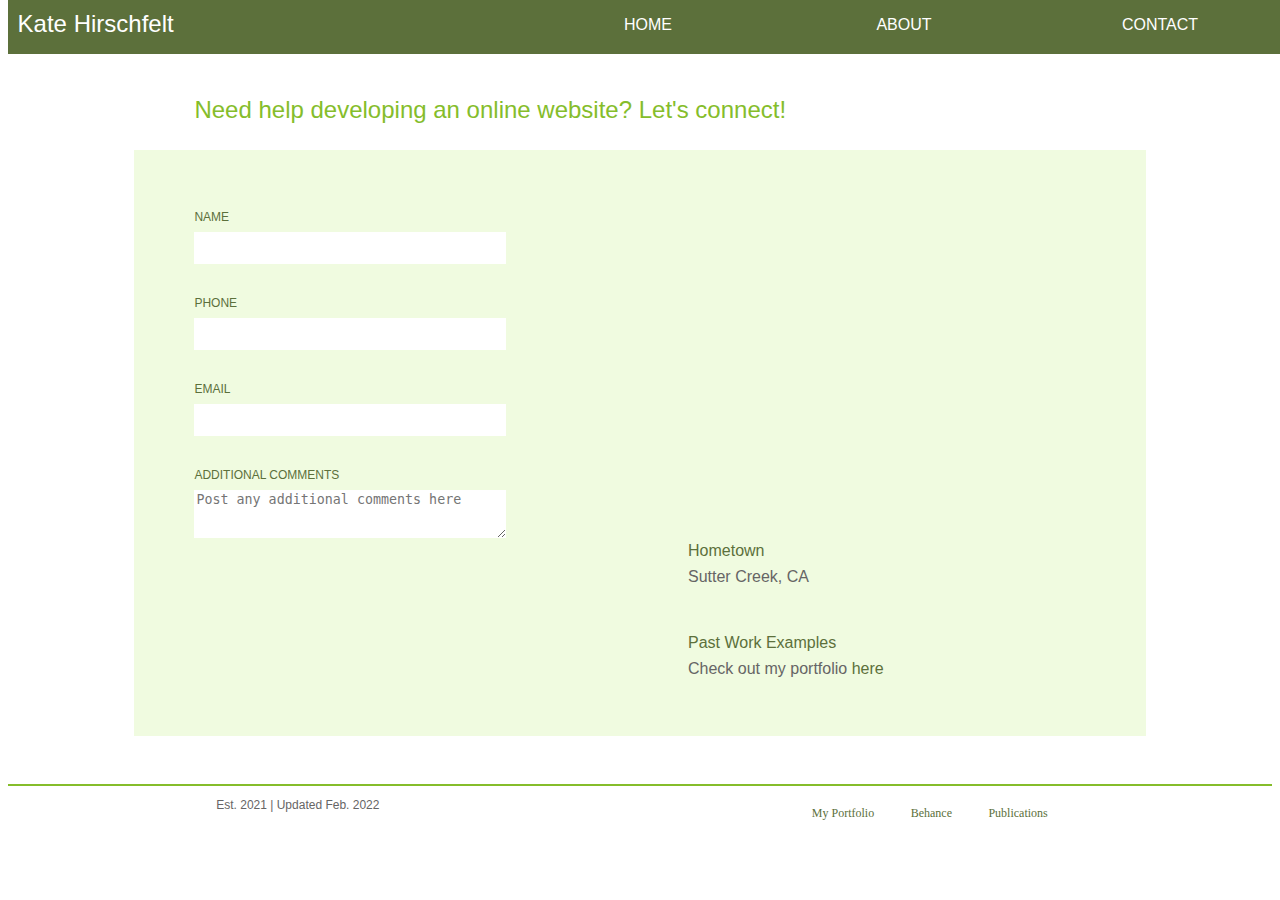
<file: Portfolio/contact.html>
<!DOCTYPE html>
<html lang="en">
<head>
    <meta charset="UTF-8">
    <meta http-equiv="X-UA-Compatible" content="IE=edge">
    <meta name="viewport" content="width=device-width, initial-scale=1.0">
    <link href="css/styles.css" rel="stylesheet">
    <title>Contact</title>
</head>
<body>

    <header class="sticky"> 
        <nav>
          <ul>
            <li><a href="index.html">HOME</a></li>
            <li><a href="file:///Users/katyhirschfelt/Google%20Drive/Professional%20Dev/Coding%20Bootcamp/Portfolio/index.html#about">ABOUT</a></li>
            <li><a href="contact.html">CONTACT</a></li>
          </ul>
        </nav>
        <h1 class="name">Kate Hirschfelt</h1>
      </header>

 <div>
     <form>
         <fieldset>
             <legend>Need help developing an online website? Let's connect!</legend>

             <section>
                <label for="name">Name</label>
                <input id="name" type="text" name="name">

                <label for="phone">Phone</label>
                <input id="phone" type="tel" name="phone">

                <label for="email">Email</label>
                <input id="email" type="email" name="email"> 

                <label for="comments">Additional Comments</label>
                <textarea id="comments" name="comments" placeholder="Post any additional comments here"></textarea>
             </section>

             <section>
                <iframe class="maps" src="https://www.google.com/maps/embed?pb=!1m18!1m12!1m3!1d50041.34729973605!2d-120.84767001965302!3d38.38173919112526!2m3!1f0!2f0!3f0!3m2!1i1024!2i768!4f13.1!3m3!1m2!1s0x809a7b5f83b39fc1%3A0xc752b6d45f199598!2sSutter%20Creek%2C%20CA!5e0!3m2!1sen!2sus!4v1644965899801!5m2!1sen!2sus" width="400" height="300" style="border:0;" allowfullscreen="" loading="lazy"></iframe>
                <h2>Hometown</h2>
                <p>Sutter Creek, CA</p>
                <h2>Past Work Examples</h2>
                <p>Check out my portfolio <a href="https://khirschfelt.myportfolio.com/">here</a></p>
             </section>
             
         </fieldset>
     </form> 
</div> 

<footer>
    <p>
      Est. 2021 | Updated Feb. 2022
    </p>
    <section>
      <a href="https://khirschfelt.myportfolio.com/" target ="_blank">My Portfolio</a>
      <a href="https://www.behance.net/khirschfeldf58?tracking_source=search_users%7Ckate%20hirschfelt" target ="_blank">Behance</a>
      <a href="https://escholarship.org/uc/item/1484f46j" target="_blank">Publications</a>
    </section>
  </footer>

</body>
</html>
</file>
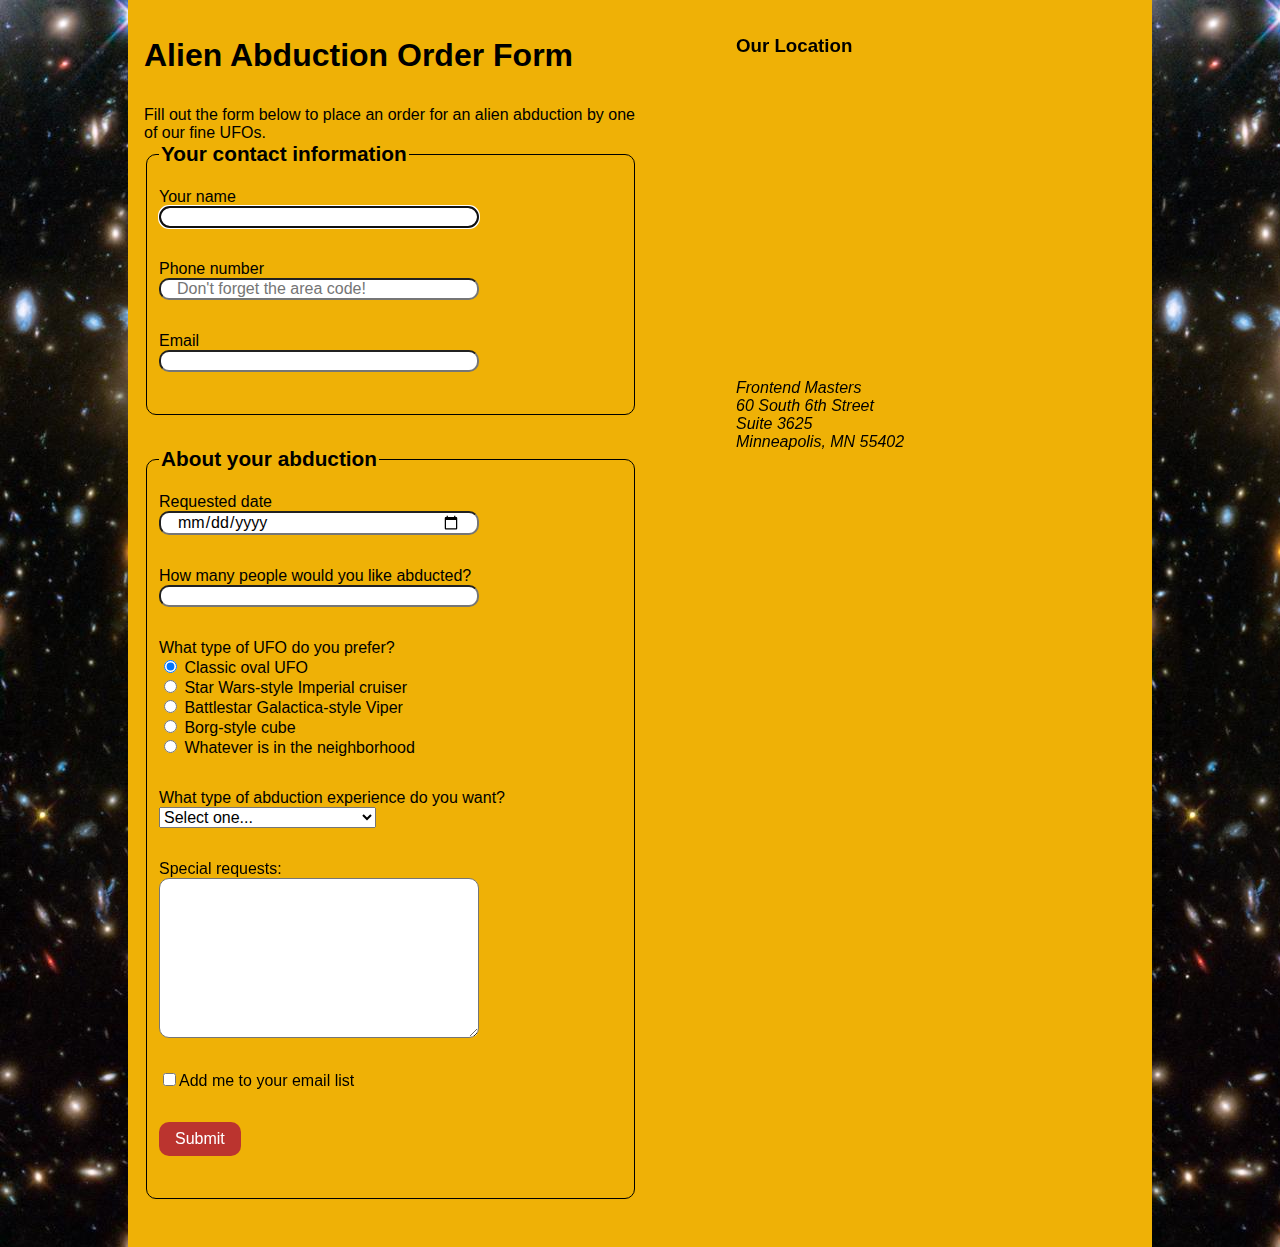
<file: Day 3 Forms/4-forms/end/forms-end.html>
<!DOCTYPE html>
<html lang="en">

<head>
	<meta charset="UTF-8">
	<title>Alien Abduction Order Form</title>
	<link href="css/forms-end.css" rel="stylesheet">
</head>

<body>
	<div class="wrapper">
		<section>
			<h1>Alien Abduction Order Form</h1>
			<p>Fill out the form below to place an order for an alien abduction by one of our fine UFOs.</p>
			<form method="POST" action="https://e3vwdl4bpd.execute-api.us-west-2.amazonaws.com/default/API2SES">
				<fieldset>
					<legend>Your contact information</legend>
					<label for="name">Your name </label>
					<input type="text" id="name" name="name" autofocus>
					<label for="phone">Phone number</label>
					<input type="tel" id="phone" name="phone" placeholder="Don't forget the area code!">
					<label for="email">Email</label>
					<input type="email" id="email" name="email">

				</fieldset>
				<fieldset>
					<legend>About your abduction </legend>
					<label for="date">Requested date</label>
					<input type="date" id="date" name="date">
					<label for="qty">How many people would you like abducted?</label>
					<input type="number" id="qty" name="qty" min="1" max="10">

					<p>What type of UFO do you prefer?</p>
					<label>
						<input type="radio" name="ufotype" value="classic" checked> Classic oval UFO
					</label>
					<label>
						<input type="radio" name="ufotype" value="starwars"> Star Wars-style Imperial cruiser
					</label>
					<label>
						<input type="radio" name="ufotype" value="galactica"> Battlestar Galactica-style Viper
					</label>
					<label>
						<input type="radio" name="ufotype" value="startrek"> Borg-style cube
					</label>
					<label>
						<input type="radio" name="ufotype" value="any"> Whatever is in the neighborhood
					</label>

					<label for="abtype">What type of abduction experience do you want?</label>
					<select id="abtype" name="abtype">
						<option selected>Select one...</option>
						<option value="tour">Tour of the solar system</option>
						<option value="dinner">Alien dinner and discussion</option>
						<option value="dance">Alien dance lessons</option>
						<option value="whales">Whale watching</option>
					</select>

					<label for="comments">Special requests:</label>
					<textarea id="comments" name="comments"></textarea>

					<label>
						<input id="subscribe" name="subscribe" type="checkbox" value="subscribe">Add me to your email list
					</label>
					<input id="send_to" type="hidden" name="send_to" value="yourEmailHere">
					<button type="submit">Submit</button>
				</fieldset>
			</form>

		</section>
		<aside>
			<h3>Our Location</h3>
			<iframe src="https://www.google.com/maps/embed?pb=!1m18!1m12!1m3!1d1411.1614370128507!2d-93.27191134226143!3d44.977751763344614!2m3!1f0!2f0!3f0!3m2!1i1024!2i768!4f13.1!3m3!1m2!1s0x52b3329a75fc44b3%3A0xab6d15df00205abb!2s60+South+6th+St%2C+Minneapolis%2C+MN+55402!5e0!3m2!1sen!2sus!4v1540308714418"
			 width="400" height="300" frameborder="0" style="border:0" allowfullscreen></iframe>
			<address>
				Frontend Masters <br>
				60 South 6th Street <br>
				Suite 3625 <br>
				Minneapolis, MN 55402
			</address>
		</aside>
	</div>
	<script src="js/forms.js"></script>
</body>

</html>
</file>
<file: styles.css>
/* 
lightest green #d4f2a557
Light green #D5F2A5
medium green #85BD2B
Dark Green #5C703B
*/


html {
    box-sizing: border-box;
}
*, *:before, *:after {
    box-sizing: inherit;
}

.wrapper {
    width:90%;
    align-items: center;
}

body {
    font-family: 'Futura Std', Helvetica, sans-serif;
    color:#5C703B;
}

h1{ 
    font-weight:500;
    font-size:1.5rem;
    color: #85BD2B;
    text-align: left;
}
h2{
    font-weight:400;
    font-size:1rem;
    margin:2rem 0 -.5rem 0;
}

h3, label{
    font-weight:400;
    font-size:.75rem;
    text-transform:uppercase;
    padding-bottom:.5rem;
}

p, ol, ul {
   color: #666565;
   font-weight: 100;
   font-size:1rem;
   font-weight:100;
}

img {
    border-radius: 5px;
    margin-bottom: 1rem;
    margin-right:1rem;
    float:left;
    clear:both;
}

footer {
    border-top: 2px solid #85BD2B;
    margin-top:3rem;
    display:flex;
    flex-flow: row nowrap;
    justify-content: space-around;  
}
footer p {
    font-weight:100;
    font-size:.75rem;
}

footer section a{
    font-family: futura;
    font-weight:100;
    font-size:.75rem;
    margin-top:.75rem;
    text-decoration:none;
    padding: .5rem 1rem;
    display:inline-block;
}

/* styling project photos & description gallery at top of page*/

.projects{
    width:80%;
    padding: 8rem 1rem;
    margin:auto;
    display:flex;
    flex-flow:column;
    justify-content: space-evenly;
}

.projects img{
    margin-bottom: 2rem;
}
/* styling About section and making flexbox format facts and description*/
.about {
    width:100%;
    margin: auto;
    display: flex;
    flex-flow: row nowrap;
    margin-top:2rem;
}

/* styling Nav Bar */

header {
    width: 100%;
}
.sticky{
    position:fixed;
    top:-1rem;
}

.name{
    margin-top: -5rem;
    background-color:#5C703b;
    color: white;
    padding:1rem .6rem;
    font-weight:100;
}

nav ul{
    list-style-type:none;
    padding:0;
    display:flex;
    flex-flow: row nowrap;
    justify-content: end;
}

/*Nav buttons*/
nav ul li {
    margin-bottom:.5rem;
    text-align:center;
    flex-basis:20%;
    
}

/*links pseudo classes */
a{
    color:#5C703B;
    text-decoration:none;
    font-weight:500;
}

a:visited{
    color:#85BD2B;
    font-weight: 600;
    text-decoration: none;
}

li a:visited{
    color:white;
}

li a {
    text-decoration:none;
    background-color: #5C703B;
    color: white;
    display:block;
    padding: 1rem;
}

li a:hover {
    color:white;
    background-color: #85BD2B;
    font-weight:500;
}

.maps{
    float:left;
    clear:both;
    margin-right: 2rem;
}
/* Facts Pannel*/
.facts {
    background-color: #d4f2a557;
    padding: 2rem;
    margin:1rem;
    width: 25%;
    border-radius: 10px;
}
.facts h3 {
    padding:1.5rem;
    border-top: 2px solid #85BD2B;
    border-bottom: 2px solid #85BD2B;
}

.middle {
    width:75%;
    margin: 2rem;
    text-align: left;
}

.middle img{
    padding-right:2rem;
}

blockquote {
    width:95%;
    padding-left:0;
    margin: 10rem 0 8rem 0;
    border-top:2px solid #85BD2B;
    border-bottom:2px solid #85BD2B;
}

blockquote p {
    color:#85BD2B;
    font-weight:400;
    font-size:1.35rem;
    line-height:1.75rem;
    font-style: italic;
    padding: 2rem;
}
   

/* forms*/
fieldset{
    background-color:#d4f2a557;
    display:flex;
    flex-flow:row nowrap;
    height: 40rem;
    width:80%;
    margin:auto;
    margin-top:6rem;
    border: none;
}

fieldset legend{
    color: #85BD2B;
    font-weight:400;
    font-size:1.5rem;
    margin-top:5rem;
    padding-bottom:5rem;
    padding-left:3rem;
}

fieldset section{
    display:flex;
    flex-flow:column nowrap;
    flex-basis:50%;
    padding-left:3rem;
}
input, textarea{
    border-style: none;
    width:70%;
    padding-bottom:1rem;
    margin-bottom:2rem;
}
</file>
<file: Portfolio/css/styles.css>
/* 
lightest green #d4f2a557
Light green #D5F2A5
medium green #85BD2B
Dark Green #5C703B
*/


html {
    box-sizing: border-box;
}
*, *:before, *:after {
    box-sizing: inherit;
}

body {
    font-family: 'Futura Std', Helvetica, sans-serif;
    color:#5C703B;
}

h1{ 
    font-weight:500;
    font-size:1.5rem;
    color: #85BD2B;
    text-align: left;
}
h2{
    font-weight:400;
    font-size:1rem;
    margin:2rem 0 -.5rem 0;
}

h3, label{
    font-weight:400;
    font-size:.75rem;
    text-transform:uppercase;
    padding-bottom:.5rem;
}

p, ol, ul {
   color: #666565;
   font-weight: 100;
   font-size:1rem;
   font-weight:100;
}

img {
    border-radius: 5px;
    float:left;
    clear:both;
    margin-bottom: 1rem;
    margin-right:1rem;
}

footer {
    border-top: 2px solid #85BD2B;
    margin-top:3rem;
    display:flex;
    flex-flow: row nowrap;
    justify-content: space-around;  
}
footer p {
    font-weight:100;
    font-size:.75rem;
}

footer section a{
    font-family: futura;
    font-weight:100;
    font-size:.75rem;
    margin-top:.75rem;
    text-decoration:none;
    padding: .5rem 1rem;
    display:inline-block;
}

/* styling project photos & description gallery at top of page*/

.projects{
    width:80%;
    padding: 8rem 1rem;
    margin:auto;
    display:flex;
    flex-flow:row nowrap;
    justify-content: space-evenly;
}
.projects p {
    width: 70%;
}
.projects img{
    margin-bottom: 2rem;
}
/* styling About section and making flexbox format facts and description*/
.about {
    width:100%;
    margin: auto;
    display: flex;
    flex-flow: row nowrap;
    margin-top:2rem;
}

/* styling Nav Bar */

header {
    width: 100%;
}
.sticky{
    position:fixed;
    top:-1rem;
}

.name{
    margin-top: -5rem;
    background-color:#5C703b;
    color: white;
    padding:1rem .6rem;
    font-weight:100;
}

nav ul{
    list-style-type:none;
    padding:0;
    display:flex;
    flex-flow: row nowrap;
    justify-content: end;
}

/*Nav buttons*/
nav ul li {
    margin-bottom:.5rem;
    text-align:center;
    flex-basis:20%;
    
}

/*links pseudo classes */
a{
    color:#5C703B;
    text-decoration:none;
    font-weight:500;
}

a:visited{
    color:#85BD2B;
    font-weight: 600;
    text-decoration: none;
}

li a:visited{
    color:white;
}

li a {
    text-decoration:none;
    background-color: #5C703B;
    color: white;
    display:block;
    padding: 1rem;
}

li a:hover {
    color:white;
    background-color: #85BD2B;
    font-weight:500;
}

.maps{
    float:left;
    clear:both;
    margin-right: 2rem;
}
/* Facts Pannel*/
.facts {
    background-color: #d4f2a557;
    padding: 2rem;
    margin:1rem;
    width: 25%;
    border-radius: 10px;
}
.facts h3 {
    padding:1.5rem;
    border-top: 2px solid #85BD2B;
    border-bottom: 2px solid #85BD2B;
}

.middle {
    width:75%;
    margin: 2rem;
    text-align: left;
}

.middle img{
    padding-right:2rem;
}

blockquote {
    width:95%;
    padding-left:0;
    margin: 10rem 0 8rem 0;
    border-top:2px solid #85BD2B;
    border-bottom:2px solid #85BD2B;
}

blockquote p {
    color:#85BD2B;
    font-weight:400;
    font-size:1.35rem;
    line-height:1.75rem;
    font-style: italic;
    padding: 2rem;
}
   

/* forms*/
fieldset{
    background-color:#d4f2a557;
    display:flex;
    flex-flow:row nowrap;
    height: 40rem;
    width:80%;
    margin:auto;
    margin-top:6rem;
    border: none;
}

fieldset legend{
    color: #85BD2B;
    font-weight:400;
    font-size:1.5rem;
    margin-top:5rem;
    padding-bottom:5rem;
    padding-left:3rem;
}

fieldset section{
    display:flex;
    flex-flow:column nowrap;
    flex-basis:50%;
    padding-left:3rem;
}
input, textarea{
    border-style: none;
    width:70%;
    padding-bottom:1rem;
    margin-bottom:2rem;
}
</file>
<file: Blog Challenge/css/styles.css>
html {
    box-sizing: border-box;
}
*, *:before, *:after {
    box-sizing: inherit;
}
body {
    font-family: 'Open Sans', sans-serif;
    font-size:.8rem;
    width:80%;
    margin: 0 auto; 
    background-color:#f5fffd;
    /* margin command centers content*/
}
h1, h2, h3, h4, h5, h6 {
    font-family: 'Kavivanar', cursive;
    font-weight: normal;
}
h1 {
    color: #16836E;
    margin-bottom:0;
    font-size: 2.5rem;
}
.rightheader-child p{
    margin-top:0;
}
h2 {
    font-size: 1.5rem;
    color: #16836E;
    margin: 0;
}
a {
    color: #26CEAE;
    text-decoration: none;
    text-align:center;
}
a:hover {
    text-decoration: underline;
}
.posted {
    font-size: 0.8rem;
    color: #16836E;
}

/*header*/
header {
    display:flex;
    flex-flow: column nowrap;
    align-items: center;
    padding-bottom:1rem;
}
/*Nav bar */
nav ul {
    display: flex;
    justify-content: center;
    border-top: 1px solid #16836E;
    border-bottom: 1px solid #16836E;
    margin-bottom: 1.5rem;
}
/*Navigation links*/
nav ul li {
    list-style-type:none;
    display:inline;
    border: 0px solid blue;
    padding: .5rem 1rem;
    justify-self: center;
}
/*nav links*/
nav a {
    color:rgb(70, 70, 70); 
}
article{
    margin-bottom:6rem;
}
section{
    padding:2rem 0;
    border-bottom: 1px solid #16836E;
    margin-bottom: 0.3rem;
}
/*image floats*/
.floats{
    border-radius: 1rem;
    float:left;
    margin-right: 1.5rem;
}
/*clearing a float*/
.floats:after{
    content:"";
    display:table;
    clear:both;
}
footer {
    border-top: 1px solid #16836E;
    text-align: center;
    font-size: 0.8rem;
}
footer p {
    
    text-align:center;
    padding-left:2rem;
}
footer ul{
    list-style-type: none;
    display:flex;
    flex-flow: row no-wrap;
    justify-content: center;
}
footer ul li {
    margin:.12rem;
}
</file>
<file: calculator/css/calculator.css>
html {
    box-sizing: border-box;
}
*, *:before, *:after {
    box-sizing: inherit;
}
body {
  padding: 0;
  margin: 0;
}
.wrapper {
    width: 400px;
    background-color:black;
    color:white;
}
.calc-button-row{
    display:flex;
    flex-flow:row nowrap;
    justify-content: space-between;
    margin-bottom:0.5%;
}
.screen{
    text-align:right;
    font-family:'Courier New', Courier, monospace;
    font-size:40px;
    padding: 20px 5px;
}
.calc-button{
    background-color:#d8d9db;
    color: black;
    border:none;
    font-size:40px;
    height:100px;
    flex-basis:24.5%;
}
.calc-button:hover{
    background-color:#ebebeb;
}
.calc-button:active{
    background-color: #bbbcbe;
}
.double{
    flex-basis:49.7%;
}
.triple{
    flex-basis:74.8%;
}
/*:last-child targets last item in row*/
.calc-button:last-child{
    background-color: #df974c;
    color:white;
}
.calc-button:last-child:hover{
    background-color: #dfb07e;
    color:white;
}
.calc-button:last-child:active{
    background-color: #dd8d37;
    color:white;
}
</file>
<file: Day 2 Book Chapter/css/stylebook.css>
body {
    background-color: black;
    color: white;
    font-size: 1rem;
    line-height: 1.5rem;
    font-family: 'Quicksand', sans-serif;
    margin:auto;
    padding:0;
    width:100%;
}

.header{
    background-image: url(../images/moon.jpg);
    min-height:700px;
    background-attachment:fixed;
    background-position:center;
    background-repeat:no-repeat;
    background-size: cover;
    text-align:center;
}

h1{
    font-family: 'Playfair Display', serif;
    font-size:8rem;
    line-height:4rem;
    padding-top:11rem;
}
h2{
    font-family: 'Quicksand', sans-serif;
    font-size:4rem;
    color:rgb(145, 145, 145);
    padding:0;
}
.top-quote{
    text-align:center;
    padding:6rem 2rem;
}
blockquote{
    font-family: 'Playfair Display', serif;
    font-size:1.25rem;
    line-height: 2.75rem;
    padding-bottom:3rem;
}

.wrapper1{
    display:flex;
    flex-flow: row nowrap;
    text-align:left;
    padding-top:3rem;
}

.quotes{
    width:38%;
    text-align: left;
    margin:0;
    padding:0 1rem 0 4rem;
}

.right-block{
    width:60%;
    padding:0 6rem;
}

.quote2{
   
    width:80%;
    text-align:center;
    padding:6rem 6rem 3rem 3rem;
    background-color:rgb(22, 22, 22);
    margin: 3rem 3rem 5rem 3rem;
}

.bottom1{
    width:90%;
    padding:0 0 0 2rem;
    display:flex;
    flex-flow: row nowrap;
}
.list{
    width:40%;
    padding-left:2rem;
}
.bottom-paragraph{
    width:60%;
}
.bottom2{
    margin: 6rem 3rem;
    padding:3rem;
}
.bottom3{
    background-color:rgb(22, 22, 22);
    padding:6rem 6rem 3rem 3rem;
    margin-bottom:6rem;
}
cite{
    color:rgb(80, 80, 80);
}

footer{
    width:90%;
    text-align:center;
    padding-left:4rem;
}
footer p{
    font-size:.85rem;
}

a{
    text-decoration: none;
}
/* Comment */

/* Here I am going to make a psuedo link */

a.book:link {
    color: #85BD2B;
}

a.book:visited {
    color: aquamarine;
}

a.book:hover{
    color:coral;
    text-decoration: underline;
}
</file>
<file: Day 3 Forms/4-forms/end/css/forms-end.css>
html {
  box-sizing: border-box;
}
*, *:before, *:after {
  box-sizing: inherit;
}
body {
	font-family: Arial, Helvetica, sans-serif;
	background-image: url(../img/galaxy.jpg);
	margin: 0;
	padding: 0;
}
.wrapper {
	width: 80%;
	margin: 0 auto;
	padding: 1em;
	background-color: #EFB106;
	display: flex;
	flex-flow: row nowrap;
}
section {
	flex-basis: 57%;
	margin-right: 10%;
}
aside {
	flex-basis: 33%;
}
p, [for="abtype"] {
	margin-bottom: 0;
	margin-top: 2rem;
}
fieldset, #abtype {
	margin-bottom: 2rem;
}
fieldset {
	border: 1px solid black;
	border-radius: 10px;
}
legend {
	font-weight: bold;
	font-size: 1.3rem;
	margin-top: 1.5rem;
	margin-bottom: 1rem;
	display: block;
}
label {
	display: block;
}
input:not([type="radio"]):not([type="checkbox"]), 
textarea {
	display: block;
	margin-bottom: 2rem;
	width: 20rem;
	font-family: Arial, Helvetica, sans-serif;
	font-size: 1em;
	border-radius: 10px;
	padding: 0 1rem;
}
textarea {
	height: 10rem;
	padding: 1rem;
}
select {
	font-size: 1rem;
}
button {
	margin: 2rem 0;
	background-color: #BB342F;
	color: white;
	border: none;
	font-size: 1rem;
	padding: 0.5rem 1rem;
	border-radius: 10px;
}
button:hover {
	background-color: #9A2B27;
}
</file>
